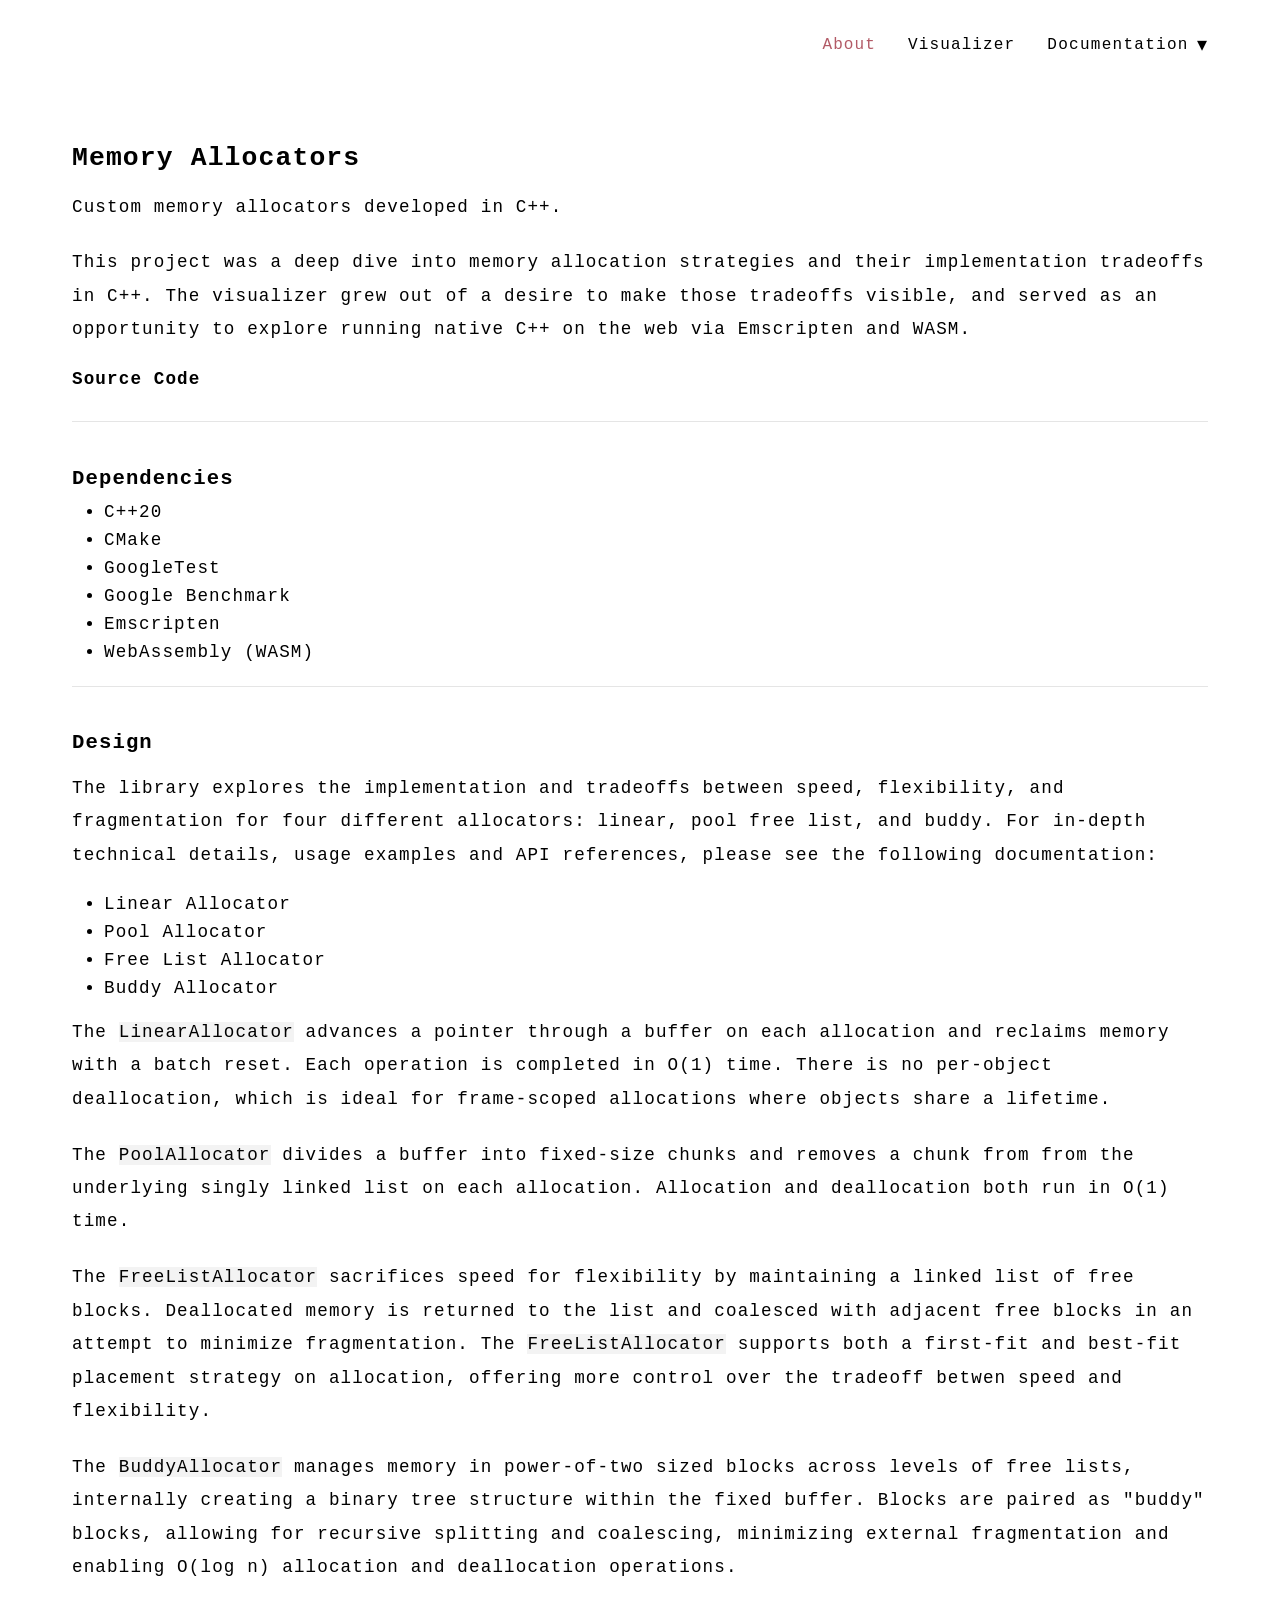
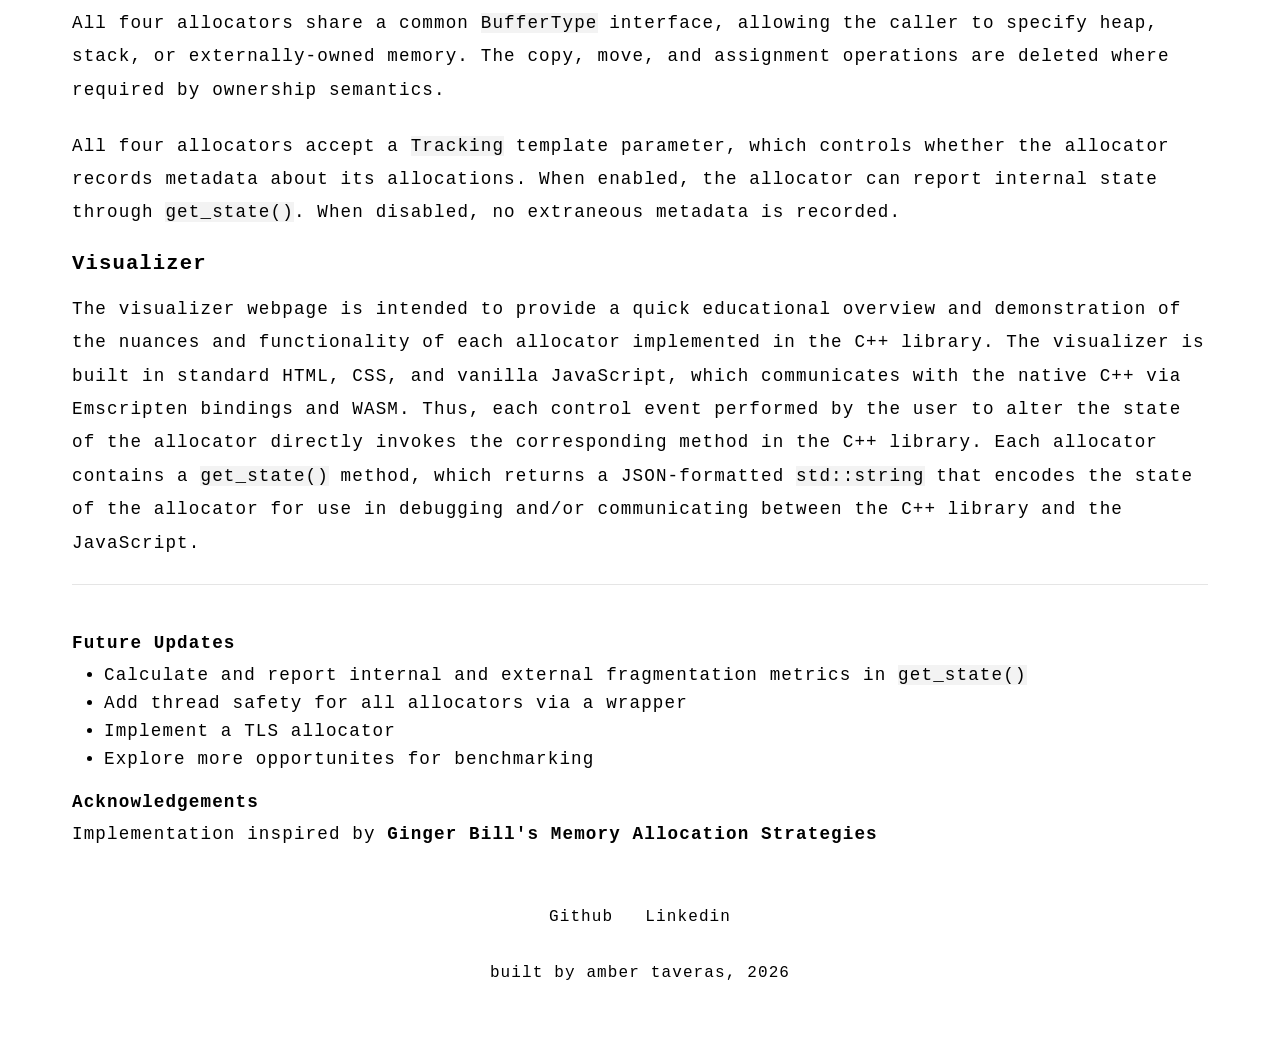
<file: index.html>
<!doctype html>
<html lang="en">
  <head>
    <meta charset="UTF-8" />
    <meta name="viewport" content="width=device-width, initial-scale=1.0" />
    <link rel="stylesheet" href="styles.css" />
    <script src="js/components.js" defer></script>
    <title>Memory Allocators</title>
  </head>
  <body>
    <site-nav></site-nav>
    <main>
      <header>
        <h2>Memory Allocators</h2>
        <p>Custom memory allocators developed in C++.</p>
        <p>
          This project was a deep dive into memory allocation strategies and
          their implementation tradeoffs in C++. The visualizer grew out of a
          desire to make those tradeoffs visible, and served as an opportunity
          to explore running native C++ on the web via Emscripten and WASM.
        </p>

        <a target="_blank" href="https://github.com/ambertav/memory-allocators"
          ><strong>Source Code</strong></a
        >
      </header>

      <section id="dependencies">
        <h3>Dependencies</h3>
        <ul class="docs-list">
          <li>C++20</li>
          <li>CMake</li>
          <li>GoogleTest</li>
          <li>Google Benchmark</li>
          <li>Emscripten</li>
          <li>WebAssembly (WASM)</li>
        </ul>
      </section>

      <section id="design">
        <h3>Design</h3>

        <p>
          The library explores the implementation and tradeoffs between speed,
          flexibility, and fragmentation for four different allocators: linear,
          pool free list, and buddy. For in-depth technical details, usage
          examples and API references, please see the following documentation:
        </p>
        <ul class="docs-list">
          <li>
            <a target="_blank" href="docs/linear.html">Linear Allocator</a>
          </li>
          <li><a target="_blank" href="docs/pool.html">Pool Allocator</a></li>
          <li>
            <a target="_blank" href="docs/freelist.html">Free List Allocator</a>
          </li>
          <li><a target="_blank" href="docs/buddy.html">Buddy Allocator</a></li>
        </ul>

        <p>
          The <code>LinearAllocator</code> advances a pointer through a buffer
          on each allocation and reclaims memory with a batch reset. Each
          operation is completed in O(1) time. There is no per-object
          deallocation, which is ideal for frame-scoped allocations where
          objects share a lifetime.
        </p>

        <p>
          The <code>PoolAllocator</code> divides a buffer into fixed-size chunks
          and removes a chunk from from the underlying singly linked list on
          each allocation. Allocation and deallocation both run in O(1) time.
        </p>

        <p>
          The <code>FreeListAllocator</code> sacrifices speed for flexibility by
          maintaining a linked list of free blocks. Deallocated memory is
          returned to the list and coalesced with adjacent free blocks in an
          attempt to minimize fragmentation. The
          <code>FreeListAllocator</code> supports both a first-fit and best-fit
          placement strategy on allocation, offering more control over the
          tradeoff betwen speed and flexibility.
        </p>

        <p>
          The <code>BuddyAllocator</code> manages memory in power-of-two sized
          blocks across levels of free lists, internally creating a binary tree
          structure within the fixed buffer. Blocks are paired as "buddy"
          blocks, allowing for recursive splitting and coalescing, minimizing
          external fragmentation and enabling O(log n) allocation and
          deallocation operations.
        </p>

        <p>
          All four allocators share a common <code>BufferType</code> interface,
          allowing the caller to specify heap, stack, or externally-owned
          memory. The copy, move, and assignment operations are deleted where
          required by ownership semantics.
        </p>

        <p>
          All four allocators accept a <code>Tracking</code> template parameter,
          which controls whether the allocator records metadata about its
          allocations. When enabled, the allocator can report internal state
          through <code>get_state()</code>. When disabled, no extraneous
          metadata is recorded.
        </p>

        <h3>Visualizer</h3>
        <p>
          The visualizer webpage is intended to provide a quick educational
          overview and demonstration of the nuances and functionality of each
          allocator implemented in the C++ library. The visualizer is built in
          standard HTML, CSS, and vanilla JavaScript, which communicates with
          the native C++ via Emscripten bindings and WASM. Thus, each control
          event performed by the user to alter the state of the allocator
          directly invokes the corresponding method in the C++ library. Each
          allocator contains a <code>get_state()</code> method, which returns a
          JSON-formatted <code>std::string</code> that encodes the state of the
          allocator for use in debugging and/or communicating between the C++
          library and the JavaScript.
        </p>
      </section>

      <section id="future">
        <h4>Future Updates</h4>
        <ul class="docs-list">
          <li>
            Calculate and report internal and external fragmentation metrics in
            <code>get_state()</code>
          </li>
          <li>Add thread safety for all allocators via a wrapper</li>
          <li>Implement a TLS allocator</li>
          <li>Explore more opportunites for benchmarking</li>
        </ul>
        <h4>Acknowledgements</h4>
        Implementation inspired by
        <a
          target="_blank"
          href="https://www.gingerbill.org/series/memory-allocation-strategies/"
          ><strong>Ginger Bill's Memory Allocation Strategies</strong></a
        >
      </section>
    </main>
    <site-footer></site-footer>
  </body>
</html>
</file>
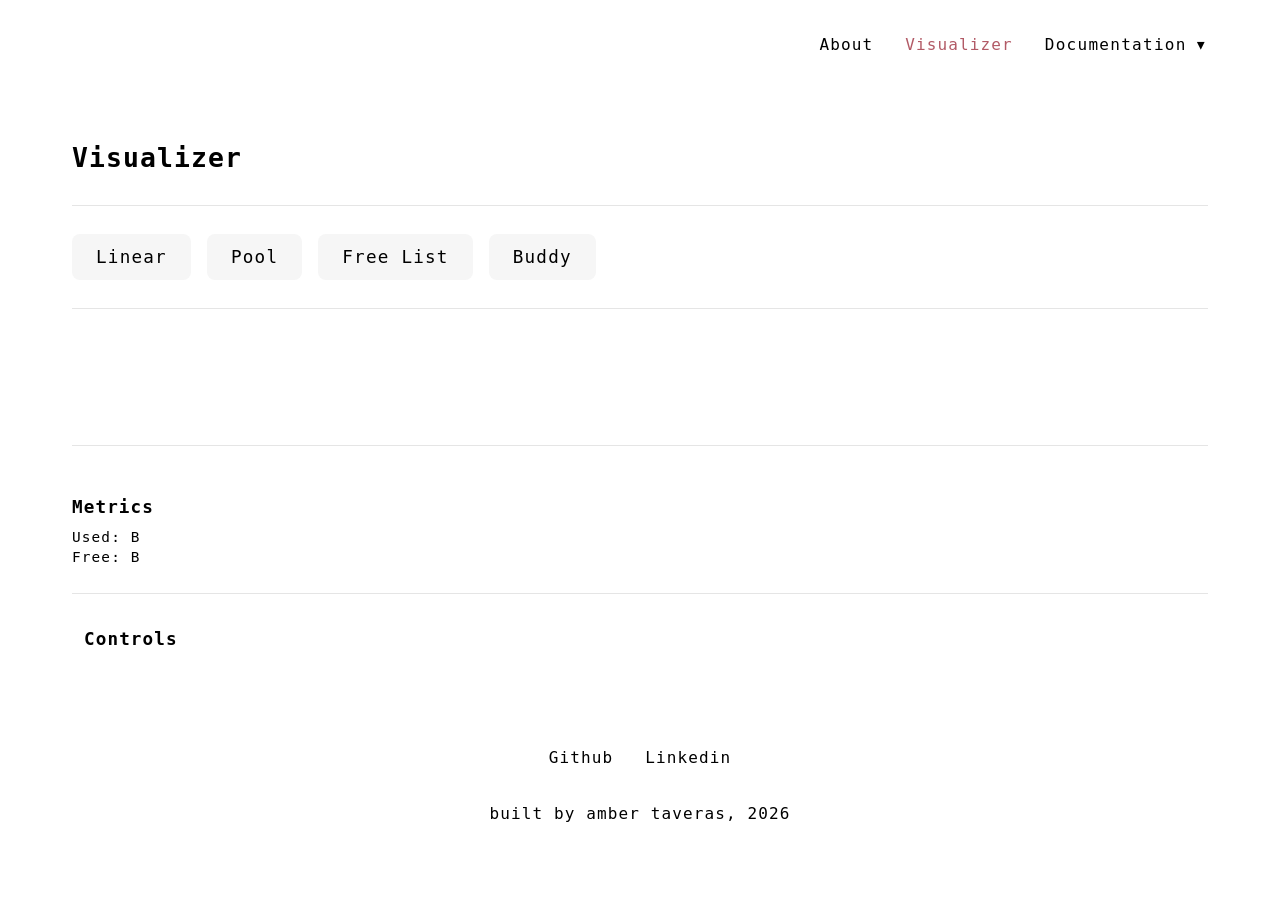
<file: visualizer.html>
<!doctype html>
<html lang="en">
  <head>
    <meta charset="UTF-8" />
    <meta name="viewport" content="width=device-width, initial-scale=1.0" />
    <link rel="stylesheet" href="styles.css" />
    <script src="js/components.js" defer></script>
    <script type="module" src="js/script.js"></script>
    <title>Memory Allocators | Visualizer</title>
  </head>
  <body>
    <site-nav></site-nav>
    <main>
      <header>
        <h2>Visualizer</h2>
      </header>

      <section class="allocator-selection">
        <button class="toggle" data-type="linear">Linear</button>
        <button class="toggle" data-type="pool">Pool</button>
        <button class="toggle" data-type="free-list">Free List</button>
        <button class="toggle" data-type="buddy">Buddy</button>
      </section>

      <section class="visualizer">
        <h3 class="title"></h3>
        <br />
        <br />
        <div id="allocator"></div>
        <br />
        <div id="legend">
          <div class="legend-item">
            <div class="block used legend-swatch"></div>
            <span>Used</span>
          </div>
          <div class="legend-item">
            <div class="block free legend-swatch"></div>
            <span>Free</span>
          </div>
          <div class="legend-item">
            <div class="block header legend-swatch"></div>
            <span>Header</span>
          </div>
        </div>
        <em id="note">
          NOTE: Allocation sizes may include adjustments for header metadata,
          alignment and padding. On allocation metadata becomes available to the
          user. See documentation for more details.
        </em>

        <div id="error"></div>
      </section>

      <section class="metrics">
        <h4>Metrics</h4>
        <ul class="metrics-list">
          <li>Used: <span id="m-used"></span> B</li>
          <li>Free: <span id="m-free"></span> B</li>
        </ul>
      </section>

      <section class="controls">
        <h4>Controls</h4>
      </section>
    </main>
    <site-footer></site-footer>
  </body>
</html>
</file>
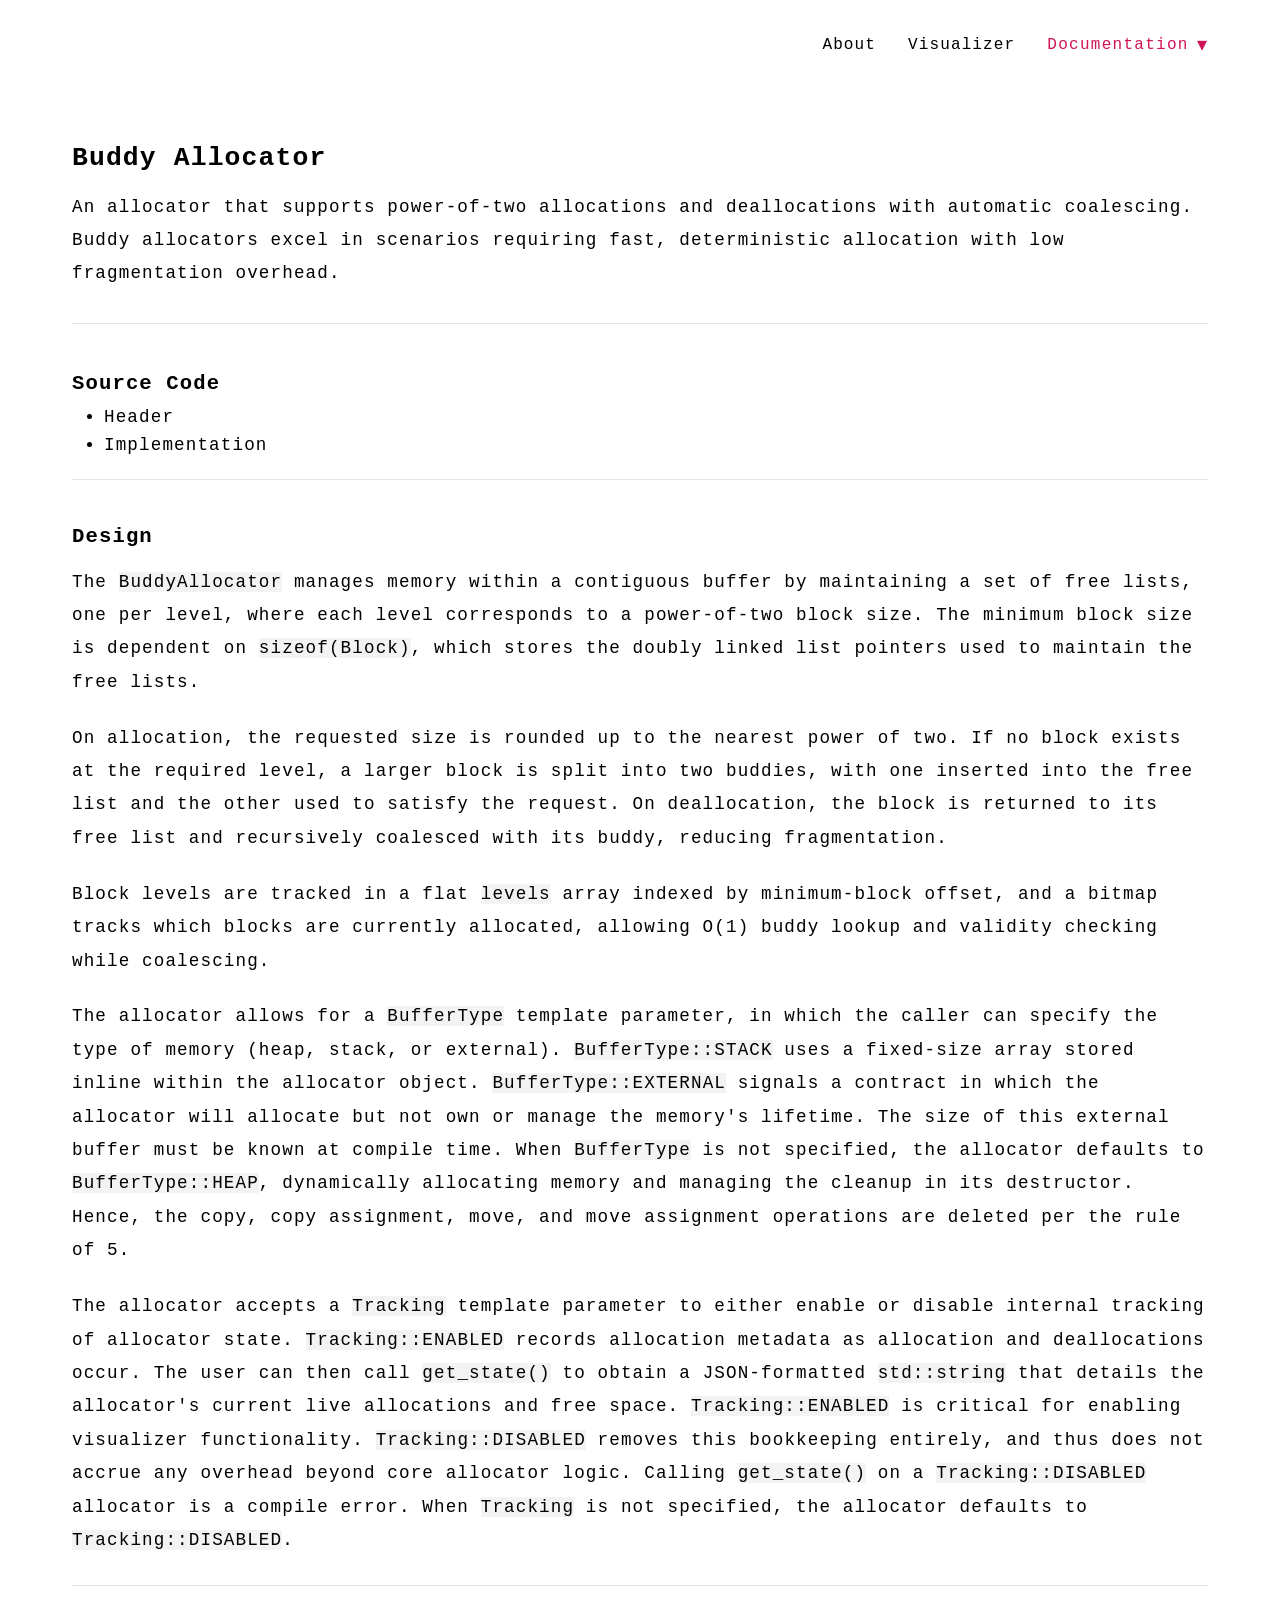
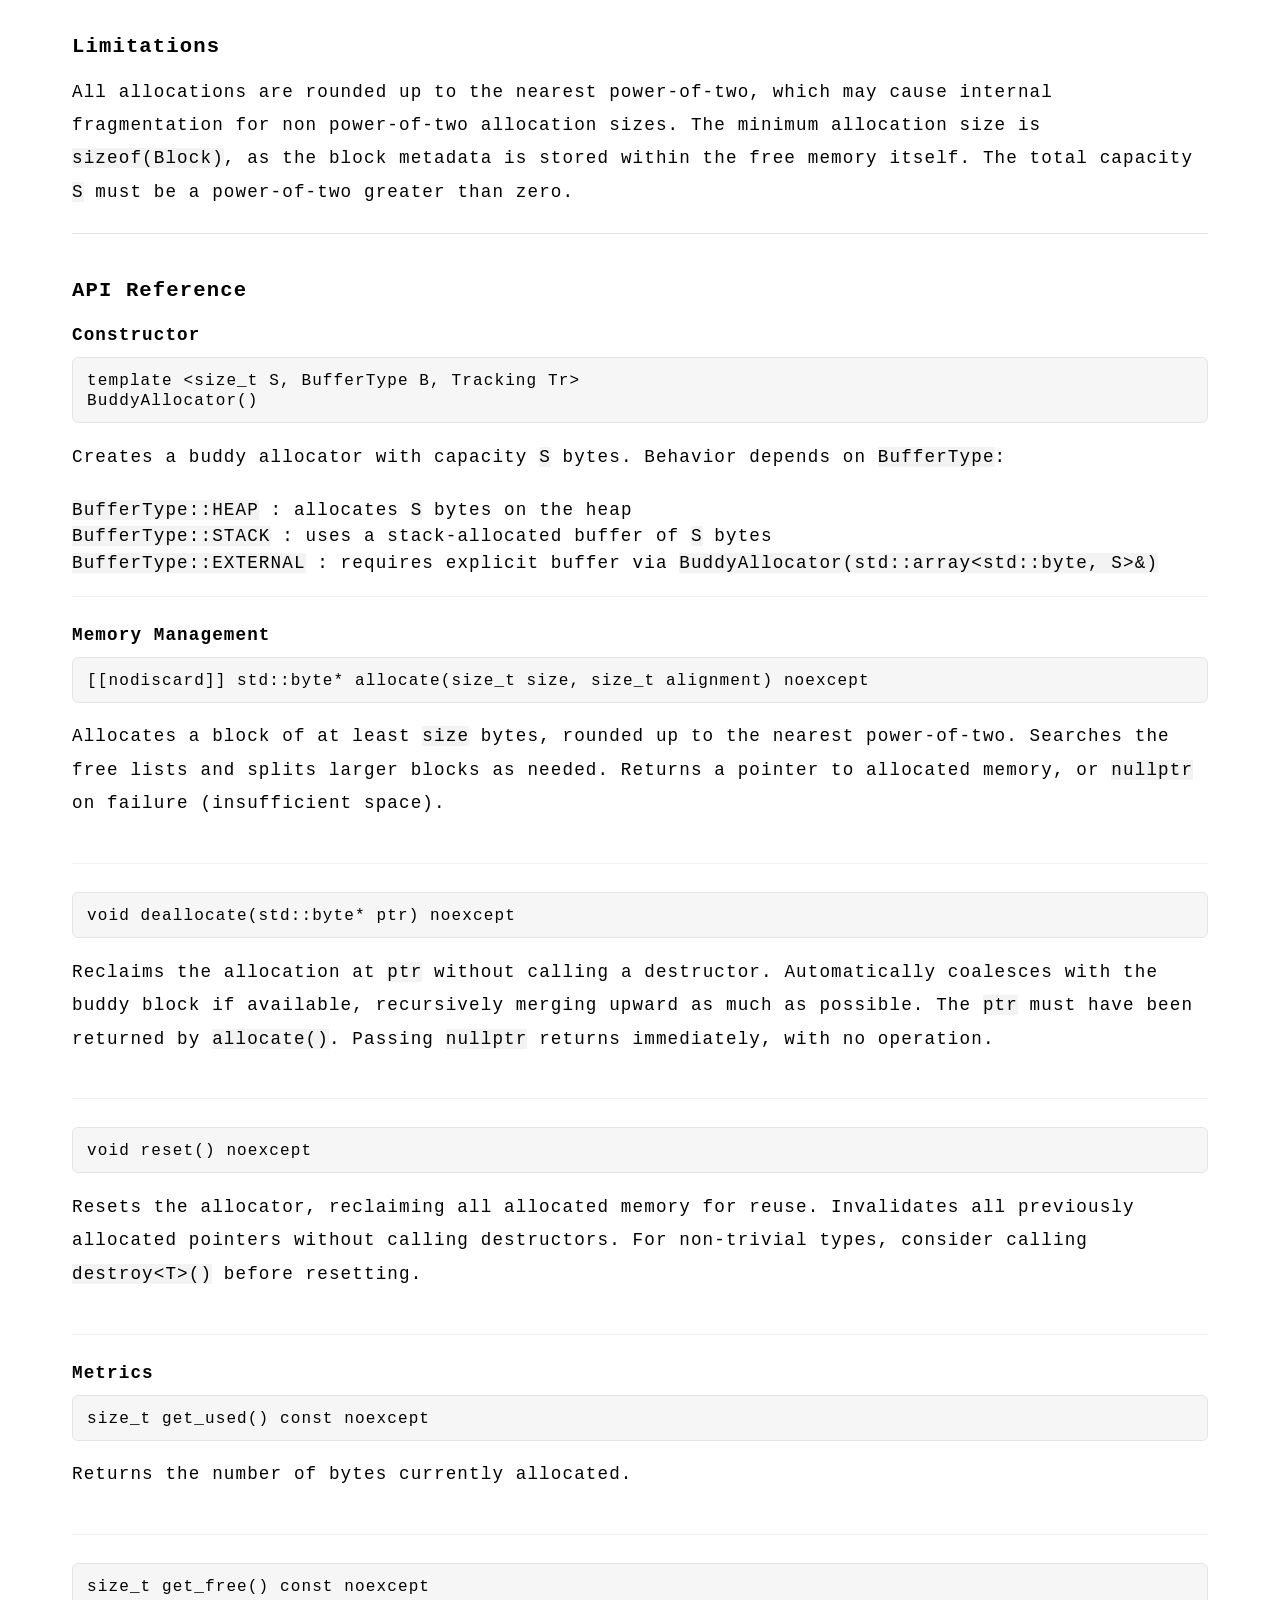
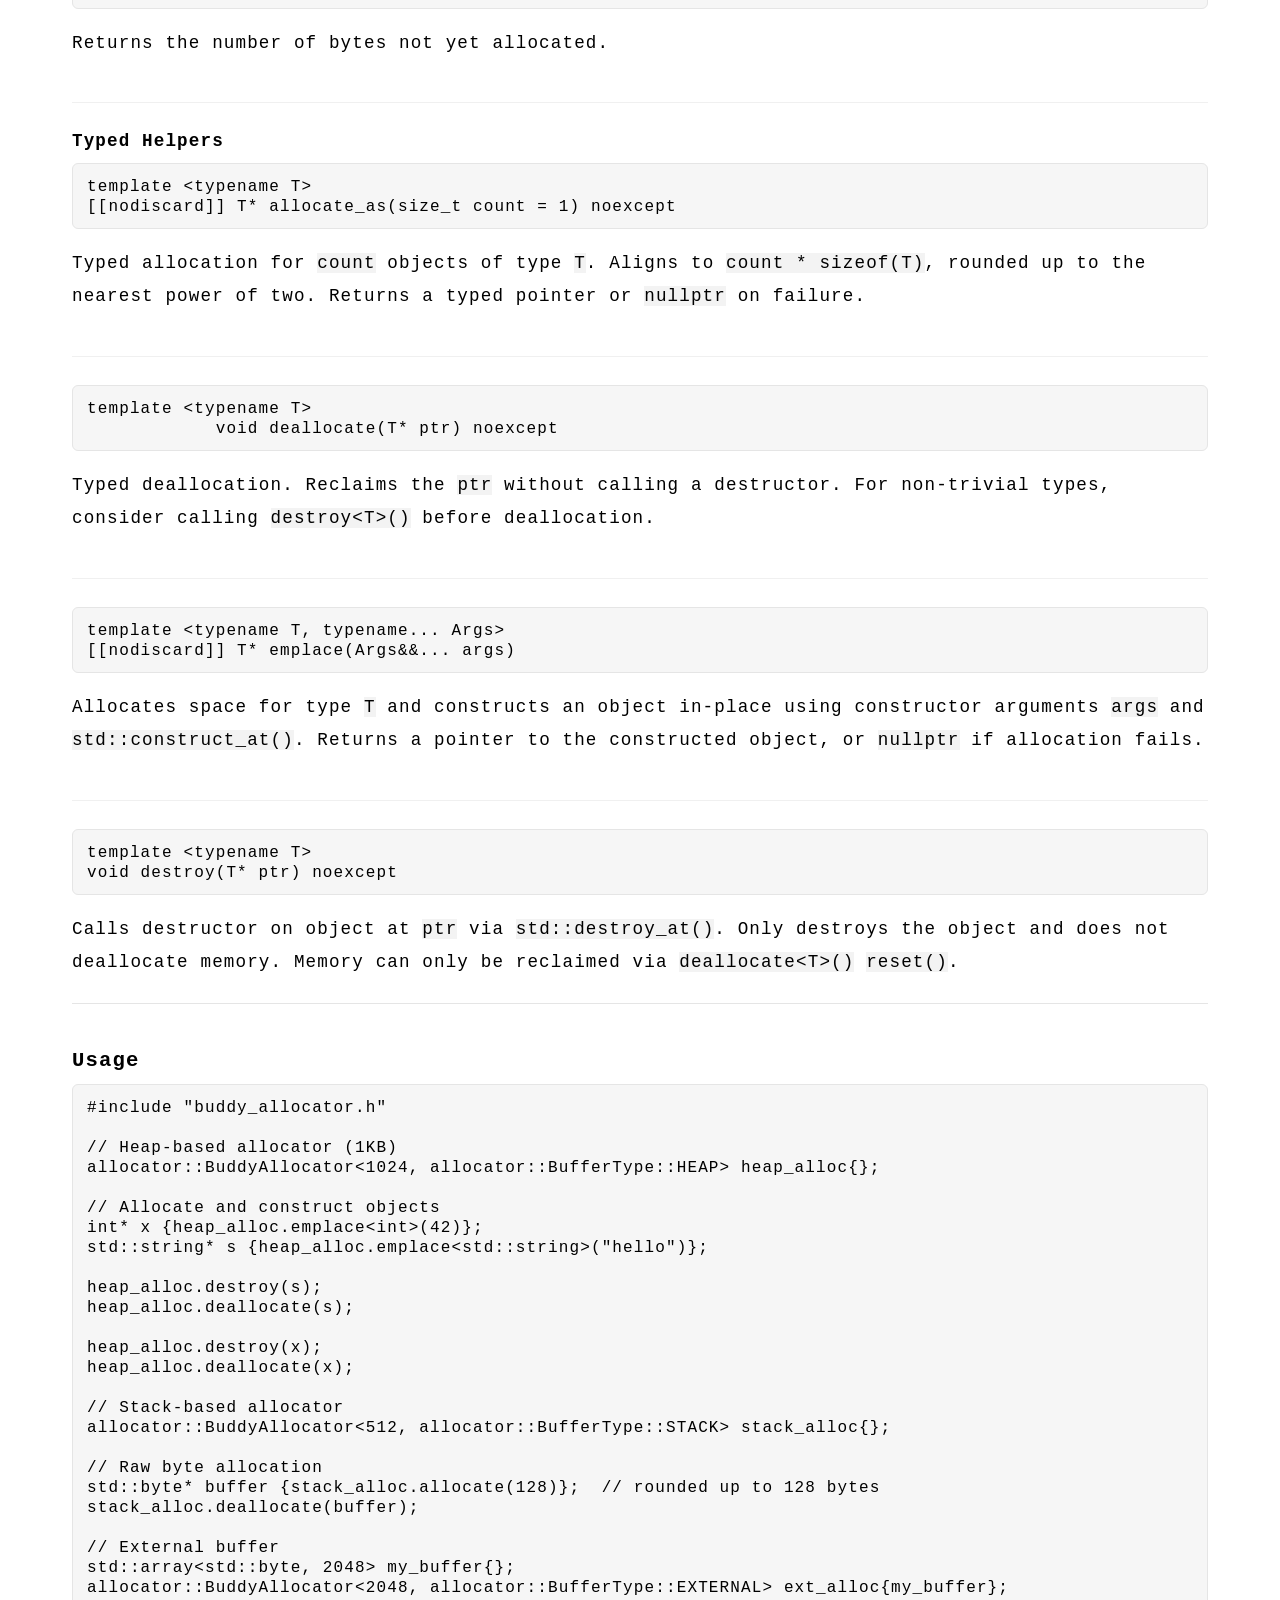
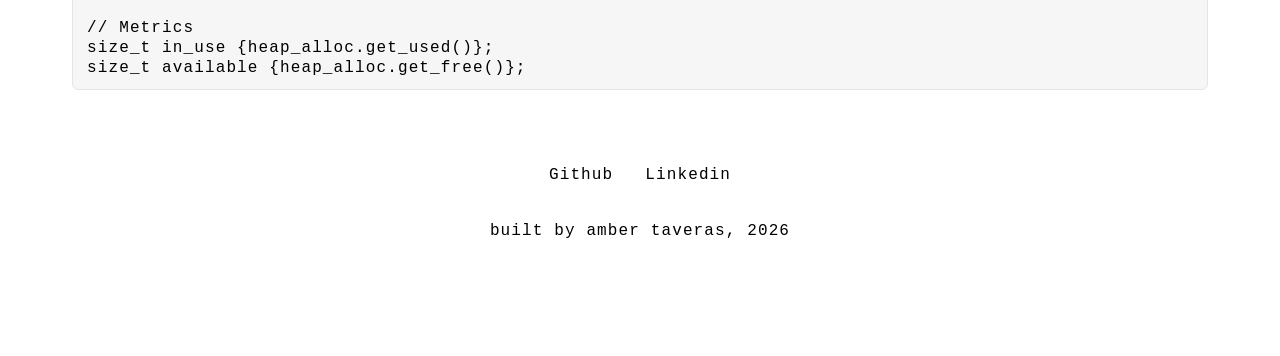
<file: docs/buddy.html>
<!doctype html>
<html lang="en">
  <head>
    <meta charset="UTF-8" />
    <meta name="viewport" content="width=device-width, initial-scale=1.0" />
    <link rel="stylesheet" href="../styles.css" />
    <script src="../js/components.js" defer></script>
    <title>Memory Allocators | Buddy Allocator</title>
  </head>
  <body>
    <site-nav></site-nav>
    <main>
      <header>
        <h2>Buddy Allocator</h2>
        <p>
          An allocator that supports power-of-two allocations and deallocations
          with automatic coalescing. Buddy allocators excel in scenarios
          requiring fast, deterministic allocation with low fragmentation
          overhead.
        </p>
      </header>

      <section id="source">
        <h3>Source Code</h3>
        <ul class="docs-list">
          <li>
            <a
              target="_blank"
              href="https://github.com/ambertav/memory-allocators/blob/master/include/buddy_allocator.h"
              >Header</a
            >
          </li>
          <li>
            <a
              target="_blank"
              href="https://github.com/ambertav/memory-allocators/blob/master/include/buddy_allocator.inl"
              >Implementation</a
            >
          </li>
        </ul>
      </section>

      <section id="design">
        <h3>Design</h3>
        <p>
          The <code>BuddyAllocator</code> manages memory within a contiguous
          buffer by maintaining a set of free lists, one per level, where each
          level corresponds to a power-of-two block size. The minimum block size
          is dependent on <code>sizeof(Block)</code>, which stores the doubly
          linked list pointers used to maintain the free lists.
        </p>
        <p>
          On allocation, the requested size is rounded up to the nearest power
          of two. If no block exists at the required level, a larger block is
          split into two buddies, with one inserted into the free list and the
          other used to satisfy the request. On deallocation, the block is
          returned to its free list and recursively coalesced with its buddy,
          reducing fragmentation.
        </p>
        <p>
          Block levels are tracked in a flat <code>levels</code> array indexed
          by minimum-block offset, and a bitmap tracks which blocks are
          currently allocated, allowing O(1) buddy lookup and validity checking
          while coalescing.
        </p>
        <p>
          The allocator allows for a <code>BufferType</code> template parameter,
          in which the caller can specify the type of memory (heap, stack, or
          external). <code>BufferType::STACK</code> uses a fixed-size array
          stored inline within the allocator object.
          <code>BufferType::EXTERNAL</code> signals a contract in which the
          allocator will allocate but not own or manage the memory's lifetime.
          The size of this external buffer must be known at compile time. When
          <code>BufferType</code> is not specified, the allocator defaults to
          <code>BufferType::HEAP</code>, dynamically allocating memory and
          managing the cleanup in its destructor. Hence, the copy, copy
          assignment, move, and move assignment operations are deleted per the
          rule of 5.
        </p>

        <p>
          The allocator accepts a <code>Tracking</code> template parameter to
          either enable or disable internal tracking of allocator state.
          <code>Tracking::ENABLED</code> records allocation metadata as
          allocation and deallocations occur. The user can then call
          <code>get_state()</code> to obtain a JSON-formatted
          <code>std::string</code> that details the allocator's current live
          allocations and free space. <code>Tracking::ENABLED</code> is critical
          for enabling visualizer functionality.
          <code>Tracking::DISABLED</code> removes this bookkeeping entirely, and
          thus does not accrue any overhead beyond core allocator logic. Calling
          <code>get_state()</code> on a
          <code>Tracking::DISABLED</code> allocator is a compile error. When
          <code>Tracking</code> is not specified, the allocator defaults to
          <code>Tracking::DISABLED</code>.
        </p>
      </section>

      <section id="limitations">
        <h3>Limitations</h3>
        <p>
          All allocations are rounded up to the nearest power-of-two, which may
          cause internal fragmentation for non power-of-two allocation sizes.
          The minimum allocation size is <code>sizeof(Block)</code>, as the
          block metadata is stored within the free memory itself. The total
          capacity <code>S</code> must be a power-of-two greater than zero.
        </p>
      </section>

      <section id="api">
        <h3>API Reference</h3>
        <h4>Constructor</h4>
        <div class="method">
          <pre><code>template &lt;size_t S, BufferType B, Tracking Tr&gt;
BuddyAllocator()</code></pre>
          <p>
            Creates a buddy allocator with capacity <code>S</code> bytes.
            Behavior depends on <code>BufferType</code>:
          </p>
          <ul>
            <li>
              <code>BufferType::HEAP</code> : allocates <code>S</code> bytes on
              the heap
            </li>
            <li>
              <code>BufferType::STACK</code> : uses a stack-allocated buffer of
              <code>S</code> bytes
            </li>
            <li>
              <code>BufferType::EXTERNAL</code> : requires explicit buffer via
              <code>BuddyAllocator(std::array&lt;std::byte, S&gt;&amp;)</code>
            </li>
          </ul>
        </div>

        <h4>Memory Management</h4>
        <div class="method">
          <pre><code>[[nodiscard]] std::byte* allocate(size_t size, size_t alignment) noexcept</code></pre>
          <p>
            Allocates a block of at least <code>size</code> bytes, rounded up to
            the nearest power-of-two. Searches the free lists and splits larger
            blocks as needed. Returns a pointer to allocated memory, or
            <code>nullptr</code> on failure (insufficient space).
          </p>
        </div>
        <div class="method">
          <pre><code>void deallocate(std::byte* ptr) noexcept</code></pre>
          <p>
            Reclaims the allocation at <code>ptr</code> without calling a
            destructor. Automatically coalesces with the buddy block if
            available, recursively merging upward as much as possible. The
            <code>ptr</code> must have been returned by <code>allocate()</code>.
            Passing <code>nullptr</code> returns immediately, with no operation.
          </p>
        </div>
        <div class="method">
          <pre><code>void reset() noexcept</code></pre>
          <p>
            Resets the allocator, reclaiming all allocated memory for reuse.
            Invalidates all previously allocated pointers without calling
            destructors. For non-trivial types, consider calling
            <code>destroy&lt;T&gt;()</code> before resetting.
          </p>
        </div>

        <h4>Metrics</h4>
        <div class="method">
          <pre><code>size_t get_used() const noexcept</code></pre>
          <p>Returns the number of bytes currently allocated.</p>
        </div>
        <div class="method">
          <pre><code>size_t get_free() const noexcept</code></pre>
          <p>Returns the number of bytes not yet allocated.</p>
        </div>

        <h4>Typed Helpers</h4>
        <div class="method">
          <pre><code>template &lt;typename T&gt;
[[nodiscard]] T* allocate_as(size_t count = 1) noexcept</code></pre>
          <p>
            Typed allocation for <code>count</code> objects of type
            <code>T</code>. Aligns to <code>count * sizeof(T)</code>, rounded up
            to the nearest power of two. Returns a typed pointer or
            <code>nullptr</code> on failure.
          </p>
        </div>
        <div class="method">
          <pre><code>template &lt;typename T&gt; 
            void deallocate(T* ptr) noexcept</code></pre>
          <p>
            Typed deallocation. Reclaims the <code>ptr</code> without calling a
            destructor. For non-trivial types, consider calling
            <code>destroy&lt;T&gt;()</code> before deallocation.
          </p>
        </div>
        <div class="method">
          <pre><code>template &lt;typename T, typename... Args&gt;
[[nodiscard]] T* emplace(Args&amp;&amp;... args)</code></pre>
          <p>
            Allocates space for type <code>T</code> and constructs an object
            in-place using constructor arguments <code>args</code> and
            <code>std::construct_at()</code>. Returns a pointer to the
            constructed object, or <code>nullptr</code> if allocation fails.
          </p>
        </div>
        <div class="method">
          <pre><code>template &lt;typename T&gt;
void destroy(T* ptr) noexcept</code></pre>
          <p>
            Calls destructor on object at <code>ptr</code> via
            <code>std::destroy_at()</code>. Only destroys the object and does
            not deallocate memory. Memory can only be reclaimed via
            <code>deallocate&lt;T&gt;()</code> <code>reset()</code>.
          </p>
        </div>
      </section>

      <section id="usage">
        <h3>Usage</h3>
        <pre><code>#include "buddy_allocator.h"

// Heap-based allocator (1KB)
allocator::BuddyAllocator&lt;1024, allocator::BufferType::HEAP&gt; heap_alloc{};
            
// Allocate and construct objects
int* x {heap_alloc.emplace&lt;int&gt;(42)};
std::string* s {heap_alloc.emplace&lt;std::string&gt;("hello")};
            
heap_alloc.destroy(s);
heap_alloc.deallocate(s);
            
heap_alloc.destroy(x);
heap_alloc.deallocate(x);
            
// Stack-based allocator
allocator::BuddyAllocator&lt;512, allocator::BufferType::STACK&gt; stack_alloc{};
            
// Raw byte allocation
std::byte* buffer {stack_alloc.allocate(128)};  // rounded up to 128 bytes
stack_alloc.deallocate(buffer);
            
// External buffer
std::array&lt;std::byte, 2048&gt; my_buffer{};
allocator::BuddyAllocator&lt;2048, allocator::BufferType::EXTERNAL&gt; ext_alloc{my_buffer};
            
// Metrics
size_t in_use {heap_alloc.get_used()};
size_t available {heap_alloc.get_free()};</code></pre>
      </section>
    </main>
    <site-footer></site-footer>
  </body>
</html>
</file>
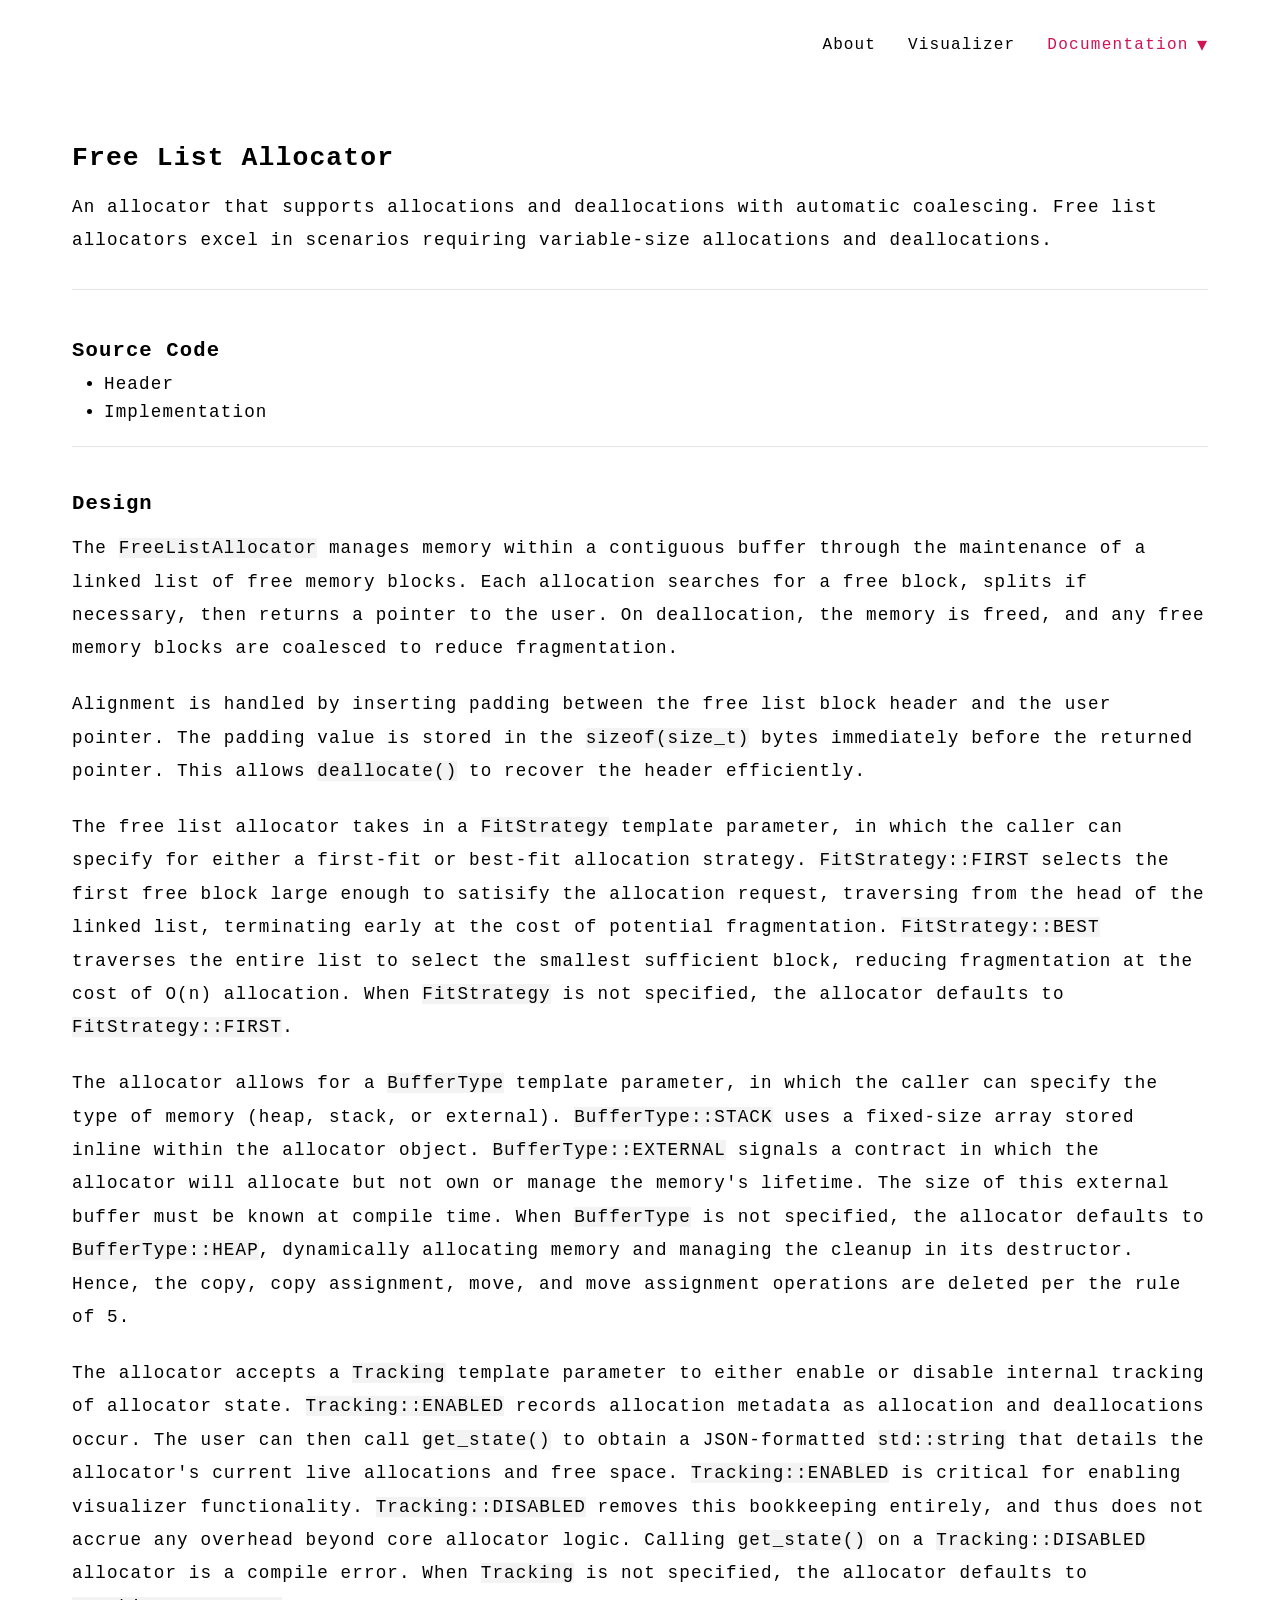
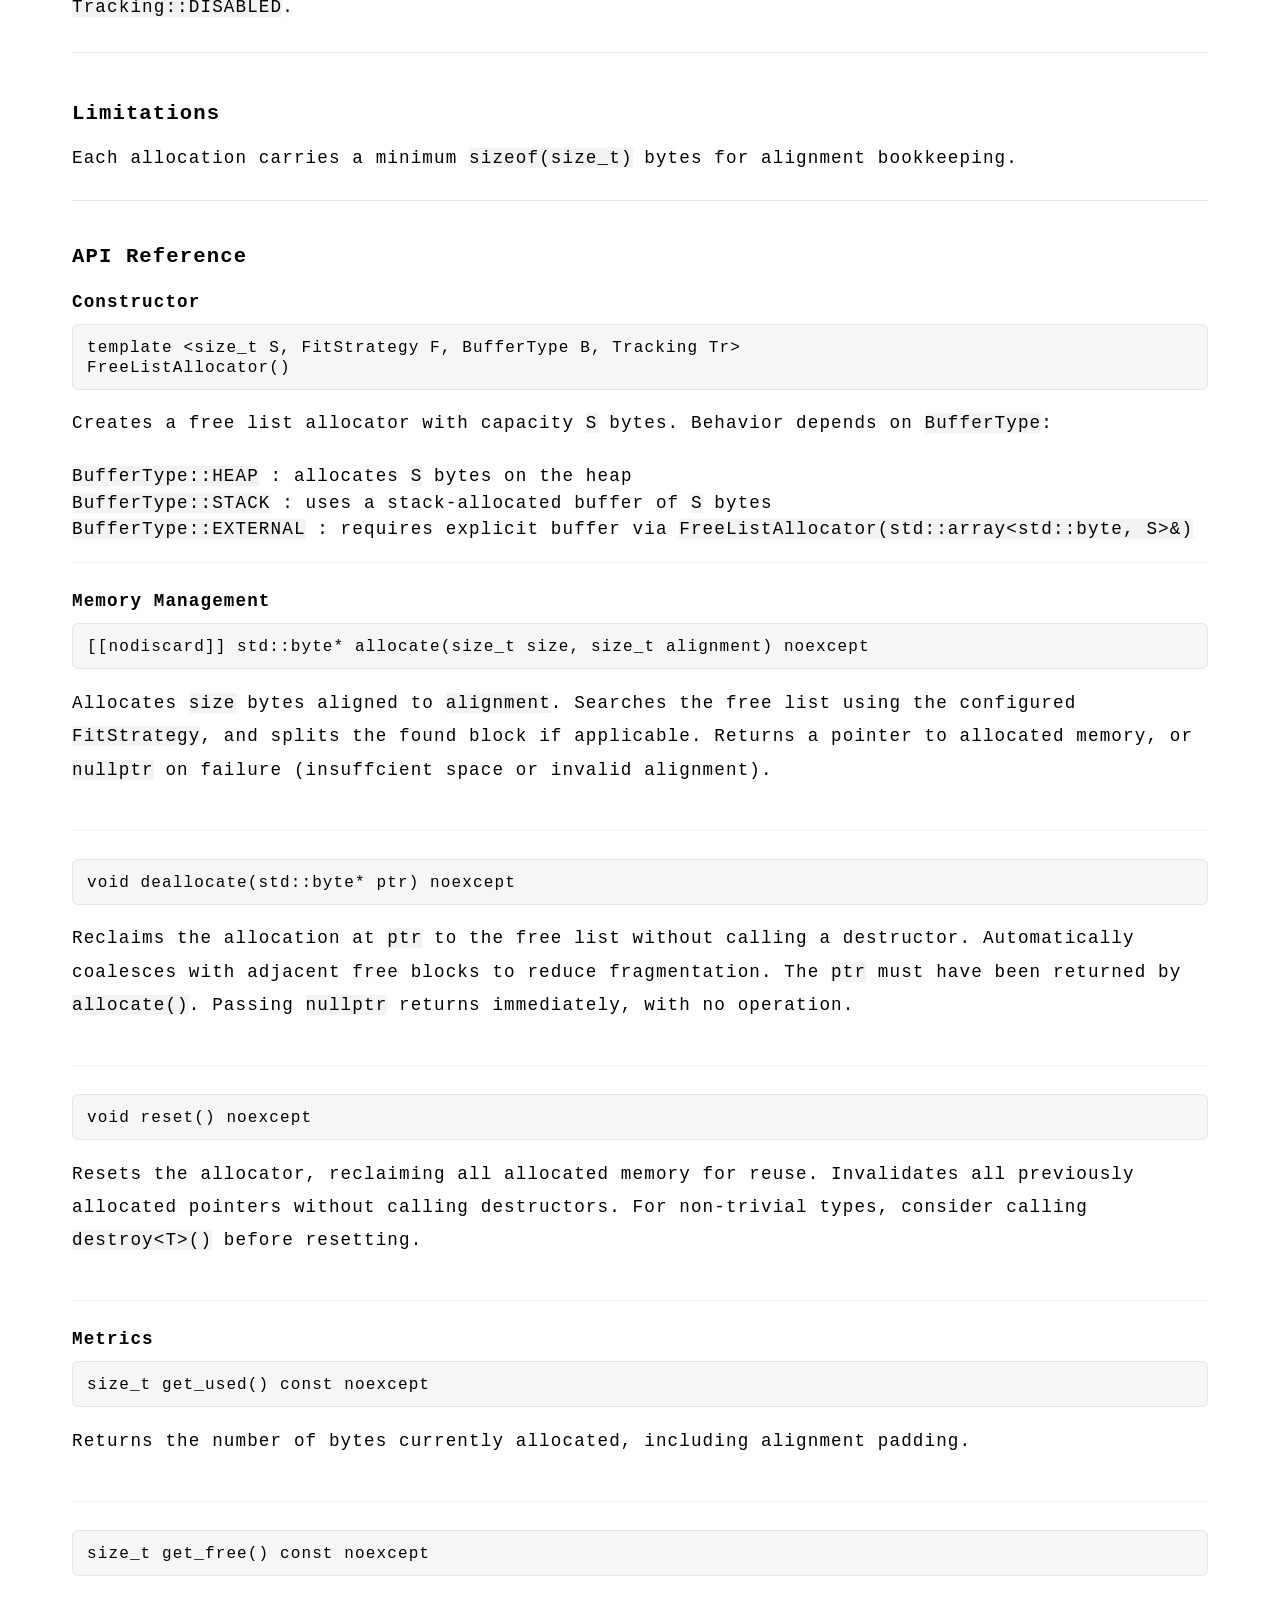
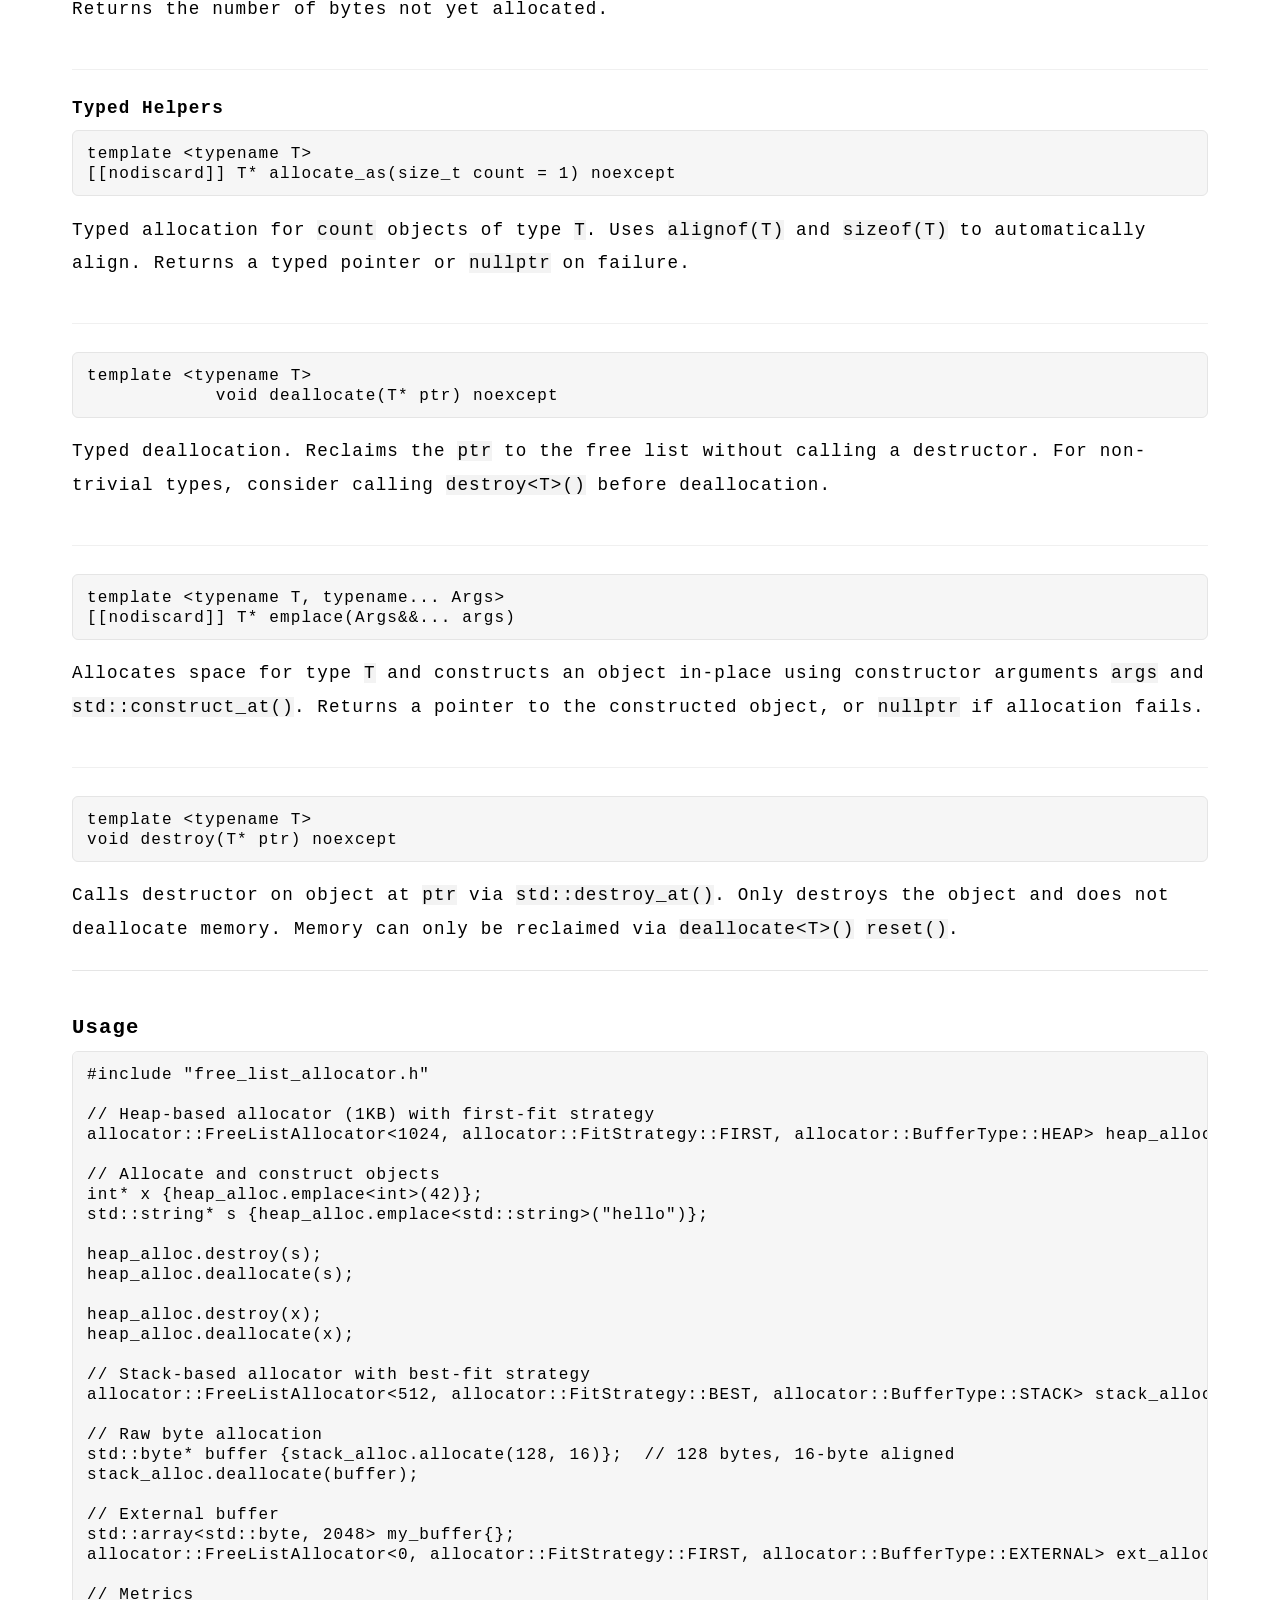
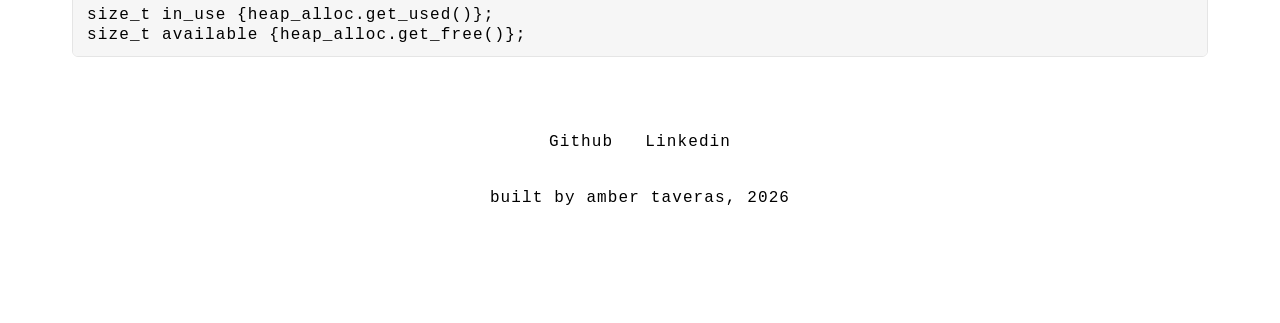
<file: docs/freelist.html>
<!doctype html>
<html lang="en">
  <head>
    <meta charset="UTF-8" />
    <meta name="viewport" content="width=device-width, initial-scale=1.0" />
    <link rel="stylesheet" href="../styles.css" />
    <script src="../js/components.js" defer></script>
    <title>Memory Allocators | Free List Allocator</title>
  </head>
  <body>
    <site-nav></site-nav>
    <main>
      <header>
        <h2>Free List Allocator</h2>
        <p>
          An allocator that supports allocations and deallocations with
          automatic coalescing. Free list allocators excel in scenarios
          requiring variable-size allocations and deallocations.
        </p>
      </header>

      <section id="source">
        <h3>Source Code</h3>
        <ul class="docs-list">
          <li>
            <a
              target="_blank"
              href="https://github.com/ambertav/memory-allocators/blob/master/include/free_list_allocator.h"
              >Header</a
            >
          </li>
          <li>
            <a
              target="_blank"
              href="https://github.com/ambertav/memory-allocators/blob/master/include/free_list_allocator.inl"
              >Implementation</a
            >
          </li>
        </ul>
      </section>

      <section id="design">
        <h3>Design</h3>
        <p>
          The <code>FreeListAllocator</code> manages memory within a contiguous
          buffer through the maintenance of a linked list of free memory blocks.
          Each allocation searches for a free block, splits if necessary, then
          returns a pointer to the user. On deallocation, the memory is freed,
          and any free memory blocks are coalesced to reduce fragmentation.
        </p>
        <p>
          Alignment is handled by inserting padding between the free list block
          header and the user pointer. The padding value is stored in the
          <code>sizeof(size_t)</code> bytes immediately before the returned
          pointer. This allows <code>deallocate()</code> to recover the header
          efficiently.
        </p>

        <p>
          The free list allocator takes in a <code>FitStrategy</code> template
          parameter, in which the caller can specify for either a first-fit or
          best-fit allocation strategy. <code>FitStrategy::FIRST</code> selects
          the first free block large enough to satisify the allocation request,
          traversing from the head of the linked list, terminating early at the
          cost of potential fragmentation.
          <code>FitStrategy::BEST</code> traverses the entire list to select the
          smallest sufficient block, reducing fragmentation at the cost of O(n)
          allocation. When <code>FitStrategy</code> is not specified, the
          allocator defaults to <code>FitStrategy::FIRST</code>.
        </p>

        <p>
          The allocator allows for a <code>BufferType</code> template parameter,
          in which the caller can specify the type of memory (heap, stack, or
          external). <code>BufferType::STACK</code> uses a fixed-size array
          stored inline within the allocator object.
          <code>BufferType::EXTERNAL</code> signals a contract in which the
          allocator will allocate but not own or manage the memory's lifetime.
          The size of this external buffer must be known at compile time. When
          <code>BufferType</code> is not specified, the allocator defaults to
          <code>BufferType::HEAP</code>, dynamically allocating memory and
          managing the cleanup in its destructor. Hence, the copy, copy
          assignment, move, and move assignment operations are deleted per the
          rule of 5.
        </p>

        <p>
          The allocator accepts a <code>Tracking</code> template parameter to
          either enable or disable internal tracking of allocator state.
          <code>Tracking::ENABLED</code> records allocation metadata as
          allocation and deallocations occur. The user can then call
          <code>get_state()</code> to obtain a JSON-formatted
          <code>std::string</code> that details the allocator's current live
          allocations and free space. <code>Tracking::ENABLED</code> is critical
          for enabling visualizer functionality.
          <code>Tracking::DISABLED</code> removes this bookkeeping entirely, and
          thus does not accrue any overhead beyond core allocator logic. Calling
          <code>get_state()</code> on a
          <code>Tracking::DISABLED</code> allocator is a compile error. When
          <code>Tracking</code> is not specified, the allocator defaults to
          <code>Tracking::DISABLED</code>.
        </p>
      </section>

      <section id="limitations">
        <h3>Limitations</h3>
        <p>
          Each allocation carries a minimum <code>sizeof(size_t)</code> bytes
          for alignment bookkeeping.
        </p>
      </section>

      <section id="api">
        <h3>API Reference</h3>
        <h4>Constructor</h4>
        <div class="method">
          <pre><code>template &lt;size_t S, FitStrategy F, BufferType B, Tracking Tr&gt;
FreeListAllocator()</code></pre>
          <p>
            Creates a free list allocator with capacity <code>S</code> bytes.
            Behavior depends on <code>BufferType</code>:
          </p>
          <ul>
            <li>
              <code>BufferType::HEAP</code> : allocates <code>S</code> bytes on
              the heap
            </li>
            <li>
              <code>BufferType::STACK</code> : uses a stack-allocated buffer of
              <code>S</code> bytes
            </li>
            <li>
              <code>BufferType::EXTERNAL</code> : requires explicit buffer via
              <code
                >FreeListAllocator(std::array&lt;std::byte, S&gt;&amp;)</code
              >
            </li>
          </ul>
        </div>

        <h4>Memory Management</h4>
        <div class="method">
          <pre><code>[[nodiscard]] std::byte* allocate(size_t size, size_t alignment) noexcept</code></pre>
          <p>
            Allocates <code>size</code> bytes aligned to <code>alignment</code>.
            Searches the free list using the configured
            <code>FitStrategy</code>, and splits the found block if applicable.
            Returns a pointer to allocated memory, or <code>nullptr</code>
            on failure (insuffcient space or invalid alignment).
          </p>
        </div>
        <div class="method">
          <pre><code>void deallocate(std::byte* ptr) noexcept</code></pre>
          <p>
            Reclaims the allocation at <code>ptr</code> to the free list without
            calling a destructor. Automatically coalesces with adjacent free
            blocks to reduce fragmentation. The <code>ptr</code> must have been
            returned by <code>allocate()</code>. Passing
            <code>nullptr</code> returns immediately, with no operation.
          </p>
        </div>
        <div class="method">
          <pre><code>void reset() noexcept</code></pre>
          <p>
            Resets the allocator, reclaiming all allocated memory for reuse.
            Invalidates all previously allocated pointers without calling
            destructors. For non-trivial types, consider calling
            <code>destroy&lt;T&gt;()</code> before resetting.
          </p>
        </div>

        <h4>Metrics</h4>
        <div class="method">
          <pre><code>size_t get_used() const noexcept</code></pre>
          <p>
            Returns the number of bytes currently allocated, including alignment
            padding.
          </p>
        </div>
        <div class="method">
          <pre><code>size_t get_free() const noexcept</code></pre>
          <p>Returns the number of bytes not yet allocated.</p>
        </div>

        <h4>Typed Helpers</h4>
        <div class="method">
          <pre><code>template &lt;typename T&gt;
[[nodiscard]] T* allocate_as(size_t count = 1) noexcept</code></pre>
          <p>
            Typed allocation for <code>count</code> objects of type
            <code>T</code>. Uses <code>alignof(T)</code> and
            <code>sizeof(T)</code> to automatically align. Returns a typed
            pointer or <code>nullptr</code> on failure.
          </p>
        </div>
        <div class="method">
          <pre><code>template &lt;typename T&gt; 
            void deallocate(T* ptr) noexcept</code></pre>
          <p>
            Typed deallocation. Reclaims the <code>ptr</code> to the free list
            without calling a destructor. For non-trivial types, consider
            calling <code>destroy&lt;T&gt;()</code> before deallocation.
          </p>
        </div>
        <div class="method">
          <pre><code>template &lt;typename T, typename... Args&gt;
[[nodiscard]] T* emplace(Args&amp;&amp;... args)</code></pre>
          <p>
            Allocates space for type <code>T</code> and constructs an object
            in-place using constructor arguments <code>args</code> and
            <code>std::construct_at()</code>. Returns a pointer to the
            constructed object, or <code>nullptr</code> if allocation fails.
          </p>
        </div>
        <div class="method">
          <pre><code>template &lt;typename T&gt;
void destroy(T* ptr) noexcept</code></pre>
          <p>
            Calls destructor on object at <code>ptr</code> via
            <code>std::destroy_at()</code>. Only destroys the object and does
            not deallocate memory. Memory can only be reclaimed via
            <code>deallocate&lt;T&gt;()</code> <code>reset()</code>.
          </p>
        </div>
      </section>

      <section id="usage">
        <h3>Usage</h3>
        <pre><code>#include "free_list_allocator.h"

// Heap-based allocator (1KB) with first-fit strategy
allocator::FreeListAllocator&lt;1024, allocator::FitStrategy::FIRST, allocator::BufferType::HEAP&gt; heap_alloc{};
            
// Allocate and construct objects
int* x {heap_alloc.emplace&lt;int&gt;(42)};
std::string* s {heap_alloc.emplace&lt;std::string&gt;("hello")};
            
heap_alloc.destroy(s);
heap_alloc.deallocate(s);
            
heap_alloc.destroy(x);
heap_alloc.deallocate(x);
            
// Stack-based allocator with best-fit strategy
allocator::FreeListAllocator&lt;512, allocator::FitStrategy::BEST, allocator::BufferType::STACK&gt; stack_alloc{};
            
// Raw byte allocation
std::byte* buffer {stack_alloc.allocate(128, 16)};  // 128 bytes, 16-byte aligned
stack_alloc.deallocate(buffer);
            
// External buffer
std::array&lt;std::byte, 2048&gt; my_buffer{};
allocator::FreeListAllocator&lt;0, allocator::FitStrategy::FIRST, allocator::BufferType::EXTERNAL&gt; ext_alloc{my_buffer};
            
// Metrics
size_t in_use {heap_alloc.get_used()};
size_t available {heap_alloc.get_free()};</code></pre>
      </section>
    </main>
    <site-footer></site-footer>
  </body>
</html>
</file>
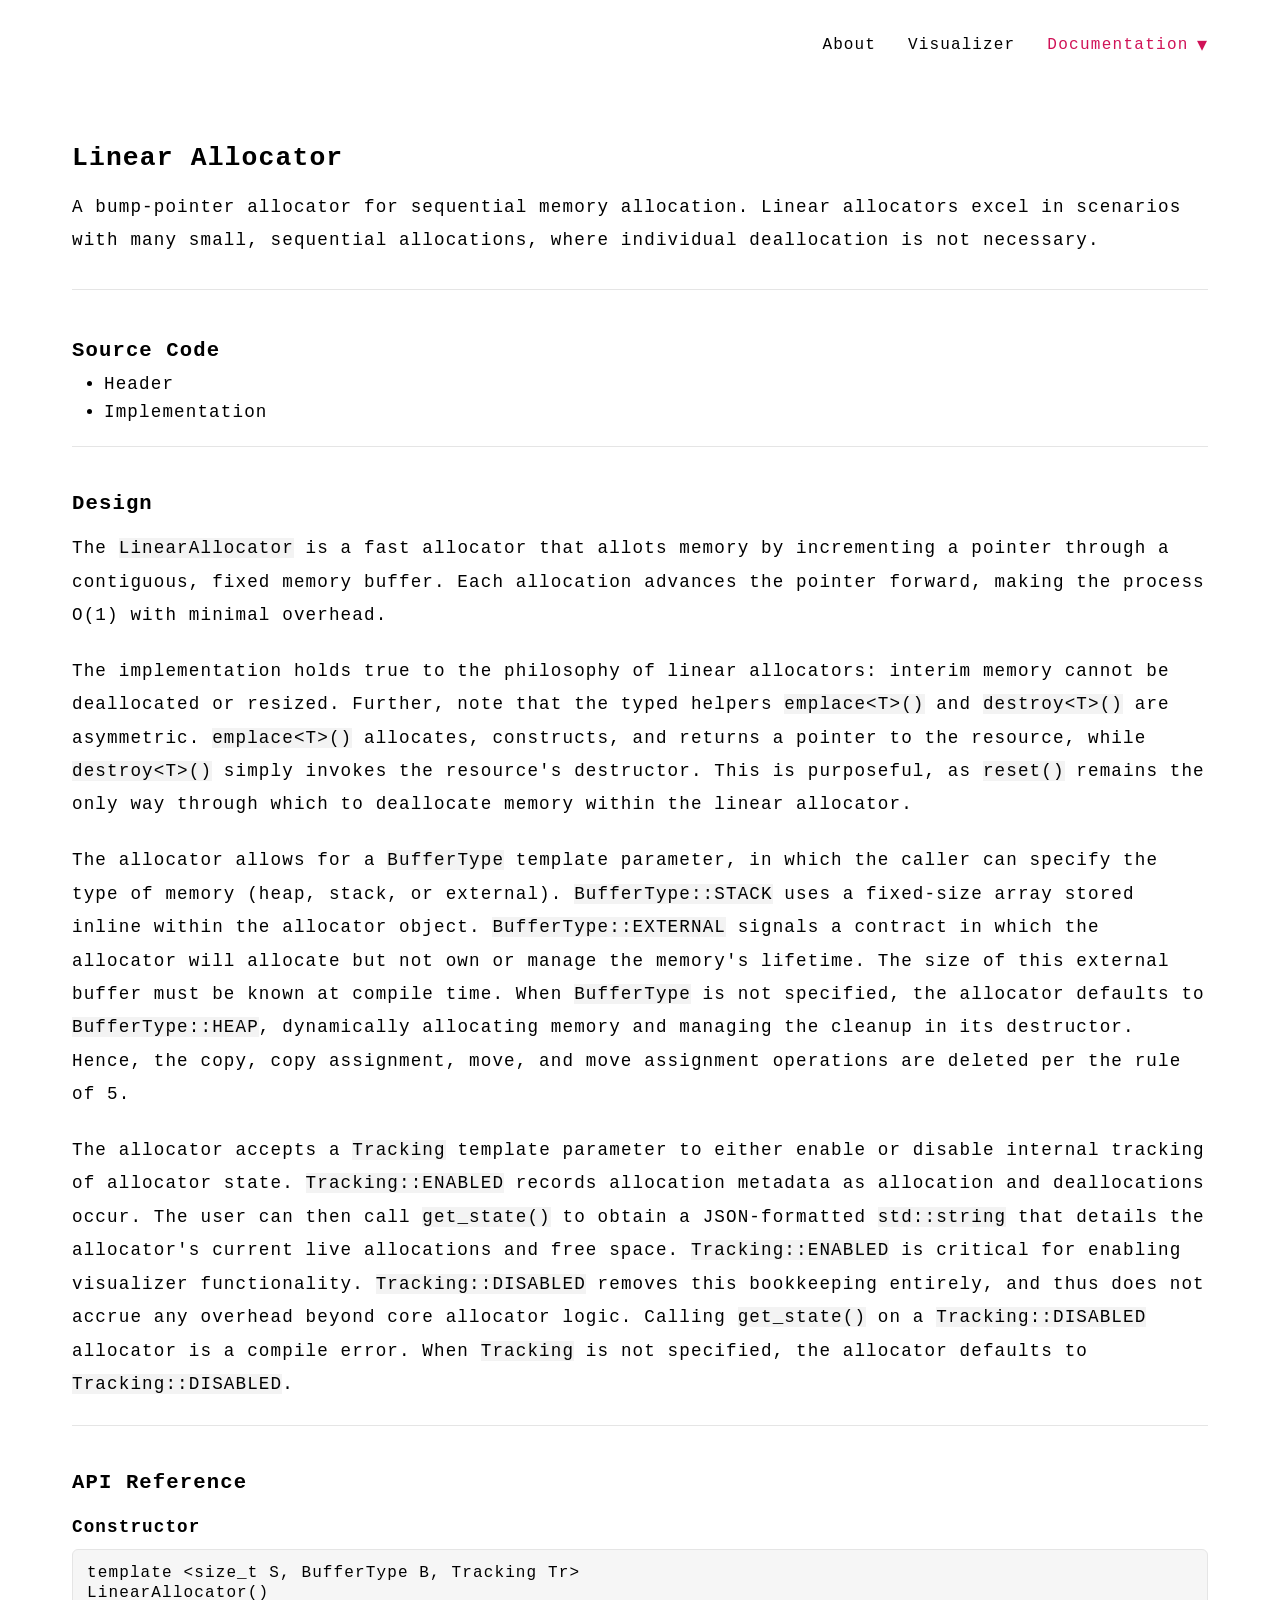
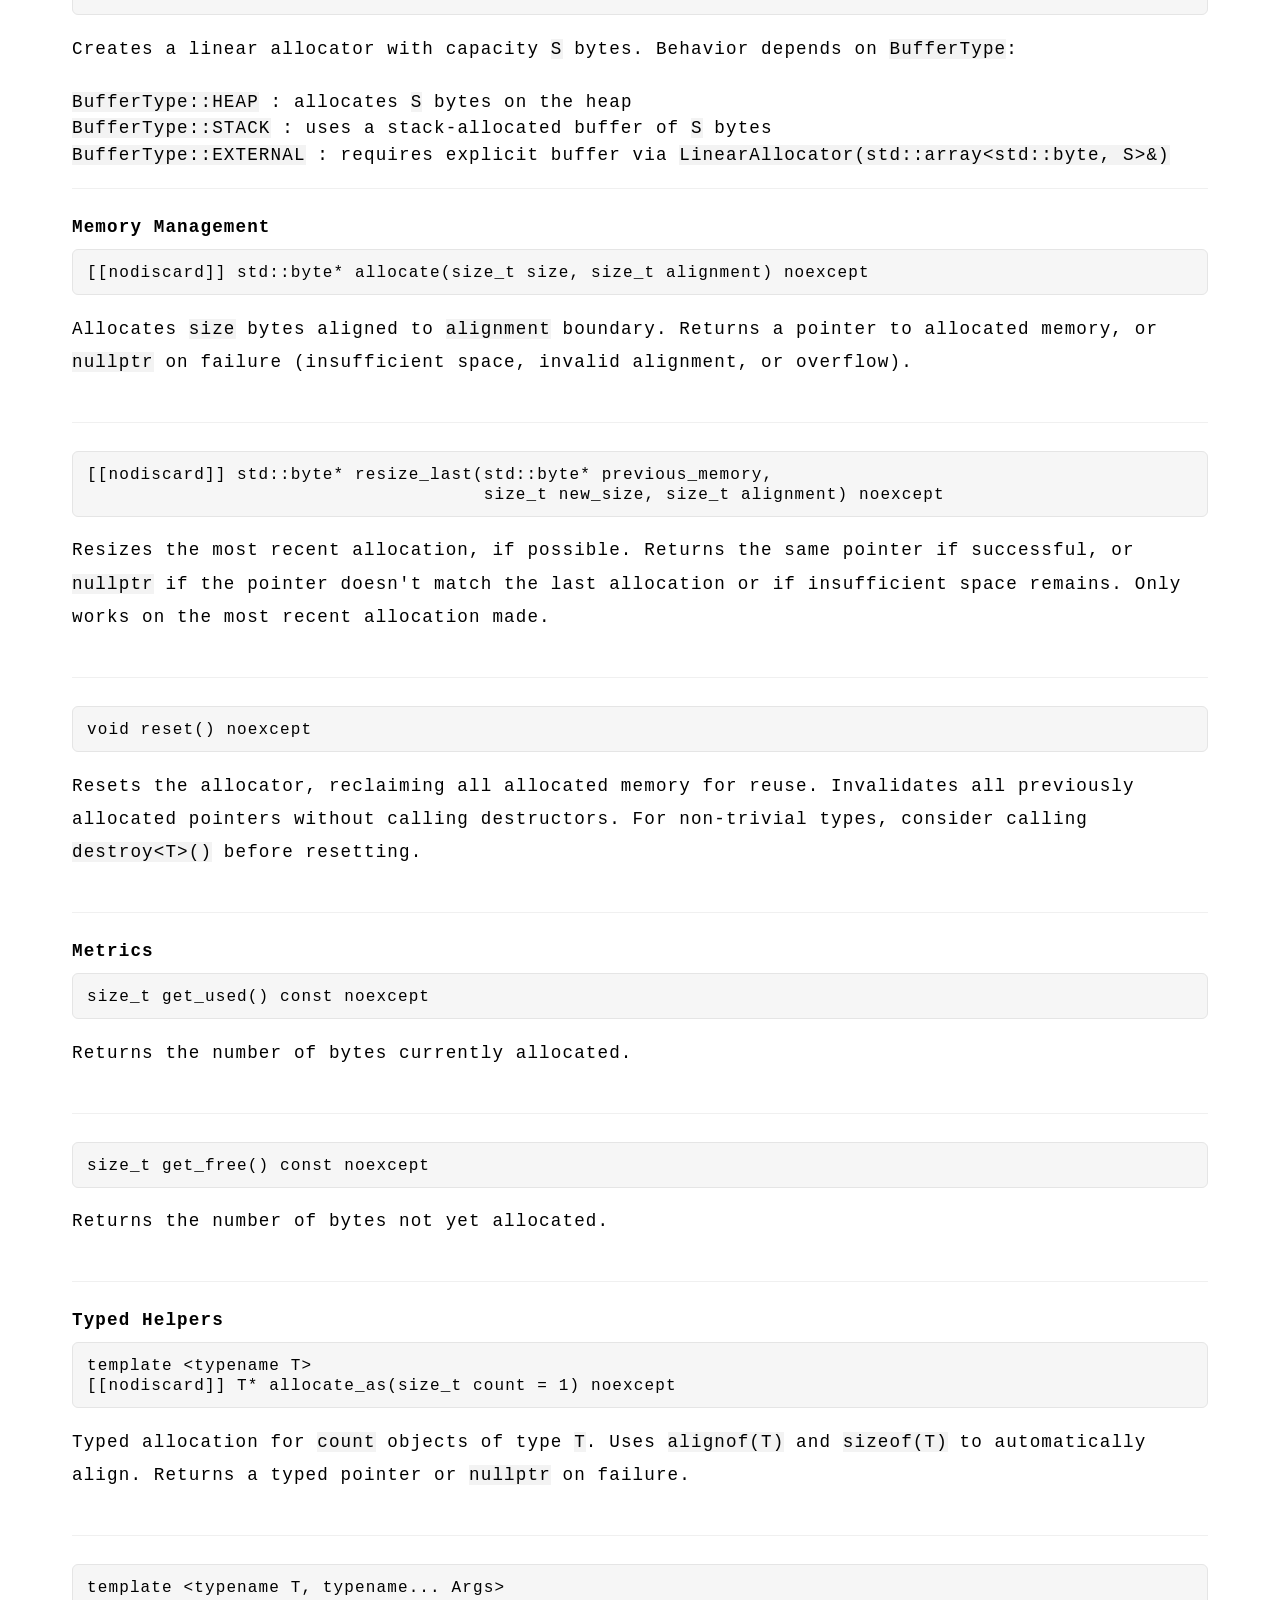
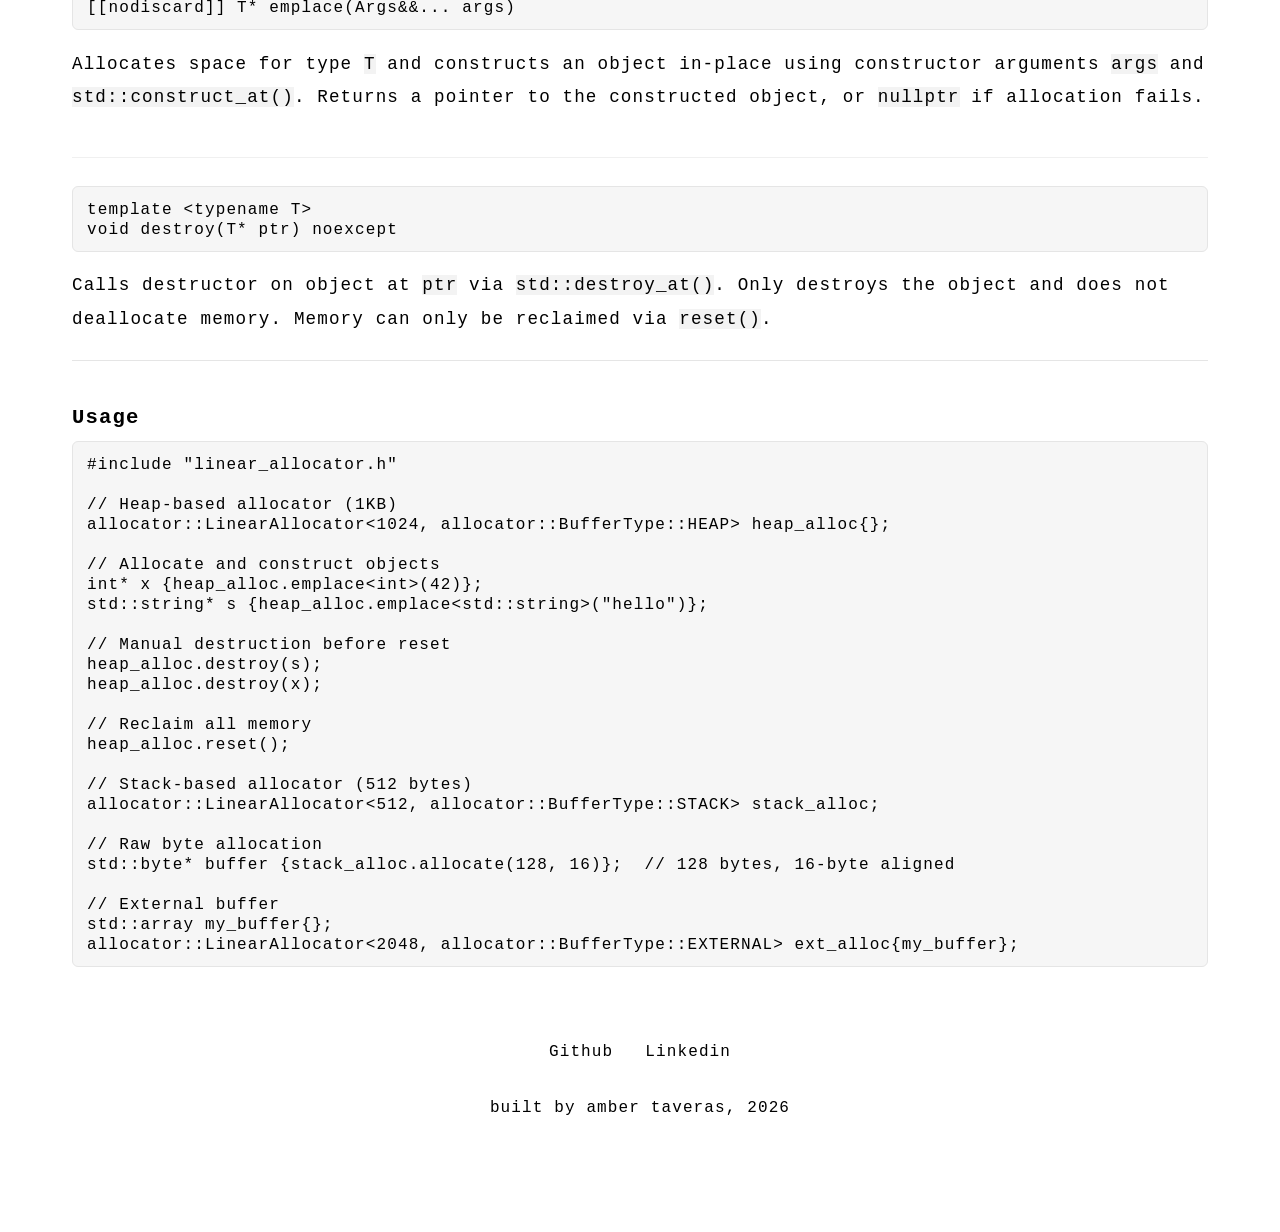
<file: docs/linear.html>
<!doctype html>
<html lang="en">
  <head>
    <meta charset="UTF-8" />
    <meta name="viewport" content="width=device-width, initial-scale=1.0" />
    <link rel="stylesheet" href="../styles.css" />
    <script src="../js/components.js" defer></script>
    <title>Memory Allocators | Linear Allocator</title>
  </head>
  <body>
    <site-nav></site-nav>
    <main>
      <header>
        <h2>Linear Allocator</h2>
        <p>
          A bump-pointer allocator for sequential memory allocation. Linear
          allocators excel in scenarios with many small, sequential allocations,
          where individual deallocation is not necessary.
        </p>
      </header>

      <section id="source">
        <h3>Source Code</h3>
        <ul class="docs-list">
          <li>
            <a
              target="_blank"
              href="https://github.com/ambertav/memory-allocators/blob/master/include/linear_allocator.h"
              >Header</a
            >
          </li>
          <li>
            <a
              target="_blank"
              href="https://github.com/ambertav/memory-allocators/blob/master/include/linear_allocator.inl"
              >Implementation</a
            >
          </li>
        </ul>
      </section>

      <section id="design">
        <h3>Design</h3>
        <p>
          The <code>LinearAllocator</code> is a fast allocator that allots
          memory by incrementing a pointer through a contiguous, fixed memory
          buffer. Each allocation advances the pointer forward, making the
          process O(1) with minimal overhead.
        </p>
        <p>
          The implementation holds true to the philosophy of linear allocators:
          interim memory cannot be deallocated or resized. Further, note that
          the typed helpers <code>emplace&lt;T&gt;()</code> and
          <code>destroy&lt;T&gt;()</code> are asymmetric.
          <code>emplace&lt;T&gt;()</code> allocates, constructs, and returns a
          pointer to the resource, while <code>destroy&lt;T&gt;()</code> simply
          invokes the resource's destructor. This is purposeful, as
          <code>reset()</code> remains the only way through which to deallocate
          memory within the linear allocator.
        </p>
        <p>
          The allocator allows for a <code>BufferType</code> template parameter,
          in which the caller can specify the type of memory (heap, stack, or
          external). <code>BufferType::STACK</code> uses a fixed-size array
          stored inline within the allocator object.
          <code>BufferType::EXTERNAL</code> signals a contract in which the
          allocator will allocate but not own or manage the memory's lifetime.
          The size of this external buffer must be known at compile time. When
          <code>BufferType</code> is not specified, the allocator defaults to
          <code>BufferType::HEAP</code>, dynamically allocating memory and
          managing the cleanup in its destructor. Hence, the copy, copy
          assignment, move, and move assignment operations are deleted per the
          rule of 5.
        </p>

        <p>
          The allocator accepts a <code>Tracking</code> template parameter to
          either enable or disable internal tracking of allocator state.
          <code>Tracking::ENABLED</code> records allocation metadata as
          allocation and deallocations occur. The user can then call
          <code>get_state()</code> to obtain a JSON-formatted
          <code>std::string</code> that details the allocator's current live
          allocations and free space. <code>Tracking::ENABLED</code> is critical
          for enabling visualizer functionality.
          <code>Tracking::DISABLED</code> removes this bookkeeping entirely, and
          thus does not accrue any overhead beyond core allocator logic. Calling
          <code>get_state()</code> on a
          <code>Tracking::DISABLED</code> allocator is a compile error. When
          <code>Tracking</code> is not specified, the allocator defaults to
          <code>Tracking::DISABLED</code>.
        </p>
      </section>

      <section id="api">
        <h3>API Reference</h3>
        <h4>Constructor</h4>
        <div class="method">
          <pre><code>template &lt;size_t S, BufferType B, Tracking Tr&gt;
LinearAllocator()</code></pre>
          <p>
            Creates a linear allocator with capacity <code>S</code> bytes.
            Behavior depends on <code>BufferType</code>:
          </p>
          <ul>
            <li>
              <code>BufferType::HEAP</code> : allocates <code>S</code> bytes on
              the heap
            </li>
            <li>
              <code>BufferType::STACK</code> : uses a stack-allocated buffer of
              <code>S</code> bytes
            </li>
            <li>
              <code>BufferType::EXTERNAL</code> : requires explicit buffer via
              <code>LinearAllocator(std::array&lt;std::byte, S&gt;&amp;)</code>
            </li>
          </ul>
        </div>

        <h4>Memory Management</h4>
        <div class="method">
          <pre><code>[[nodiscard]] std::byte* allocate(size_t size, size_t alignment) noexcept</code></pre>
          <p>
            Allocates <code>size</code> bytes aligned to
            <code>alignment</code> boundary. Returns a pointer to allocated
            memory, or <code>nullptr</code> on failure (insufficient space,
            invalid alignment, or overflow).
          </p>
        </div>
        <div class="method">
          <pre><code>[[nodiscard]] std::byte* resize_last(std::byte* previous_memory,
                                     size_t new_size, size_t alignment) noexcept</code></pre>
          <p>
            Resizes the most recent allocation, if possible. Returns the same
            pointer if successful, or <code>nullptr</code> if the pointer
            doesn't match the last allocation or if insufficient space remains.
            Only works on the most recent allocation made.
          </p>
        </div>
        <div class="method">
          <pre><code>void reset() noexcept</code></pre>
          <p>
            Resets the allocator, reclaiming all allocated memory for reuse.
            Invalidates all previously allocated pointers without calling
            destructors. For non-trivial types, consider calling
            <code>destroy&lt;T&gt;()</code> before resetting.
          </p>
        </div>

        <h4>Metrics</h4>
        <div class="method">
          <pre><code>size_t get_used() const noexcept</code></pre>
          <p>Returns the number of bytes currently allocated.</p>
        </div>
        <div class="method">
          <pre><code>size_t get_free() const noexcept</code></pre>
          <p>Returns the number of bytes not yet allocated.</p>
        </div>

        <h4>Typed Helpers</h4>
        <div class="method">
          <pre><code>template &lt;typename T&gt;
[[nodiscard]] T* allocate_as(size_t count = 1) noexcept</code></pre>
          <p>
            Typed allocation for <code>count</code> objects of type
            <code>T</code>. Uses <code>alignof(T)</code> and
            <code>sizeof(T)</code> to automatically align. Returns a typed
            pointer or <code>nullptr</code> on failure.
          </p>
        </div>
        <div class="method">
          <pre><code>template &lt;typename T, typename... Args&gt;
[[nodiscard]] T* emplace(Args&amp;&amp;... args)</code></pre>
          <p>
            Allocates space for type <code>T</code> and constructs an object
            in-place using constructor arguments <code>args</code> and
            <code>std::construct_at()</code>. Returns a pointer to the
            constructed object, or <code>nullptr</code> if allocation fails.
          </p>
        </div>
        <div class="method">
          <pre><code>template &lt;typename T&gt;
void destroy(T* ptr) noexcept</code></pre>
          <p>
            Calls destructor on object at <code>ptr</code> via
            <code>std::destroy_at()</code>. Only destroys the object and does
            not deallocate memory. Memory can only be reclaimed via
            <code>reset()</code>.
          </p>
        </div>
      </section>

      <section id="usage">
        <h3>Usage</h3>
        <pre><code>#include "linear_allocator.h"
 
// Heap-based allocator (1KB)
allocator::LinearAllocator&lt;1024, allocator::BufferType::HEAP&gt; heap_alloc{};
            
// Allocate and construct objects
int* x {heap_alloc.emplace&lt;int&gt;(42)};
std::string* s {heap_alloc.emplace&lt;std::string&gt;("hello")};
            
// Manual destruction before reset
heap_alloc.destroy(s);
heap_alloc.destroy(x);
            
// Reclaim all memory
heap_alloc.reset();
            
// Stack-based allocator (512 bytes)
allocator::LinearAllocator&lt;512, allocator::BufferType::STACK&gt; stack_alloc;
            
// Raw byte allocation
std::byte* buffer {stack_alloc.allocate(128, 16)};  // 128 bytes, 16-byte aligned
            
// External buffer
std::array my_buffer{};
allocator::LinearAllocator&lt;2048, allocator::BufferType::EXTERNAL&gt; ext_alloc{my_buffer};</code></pre>
      </section>
    </main>
    <site-footer></site-footer>
  </body>
</html>
</file>
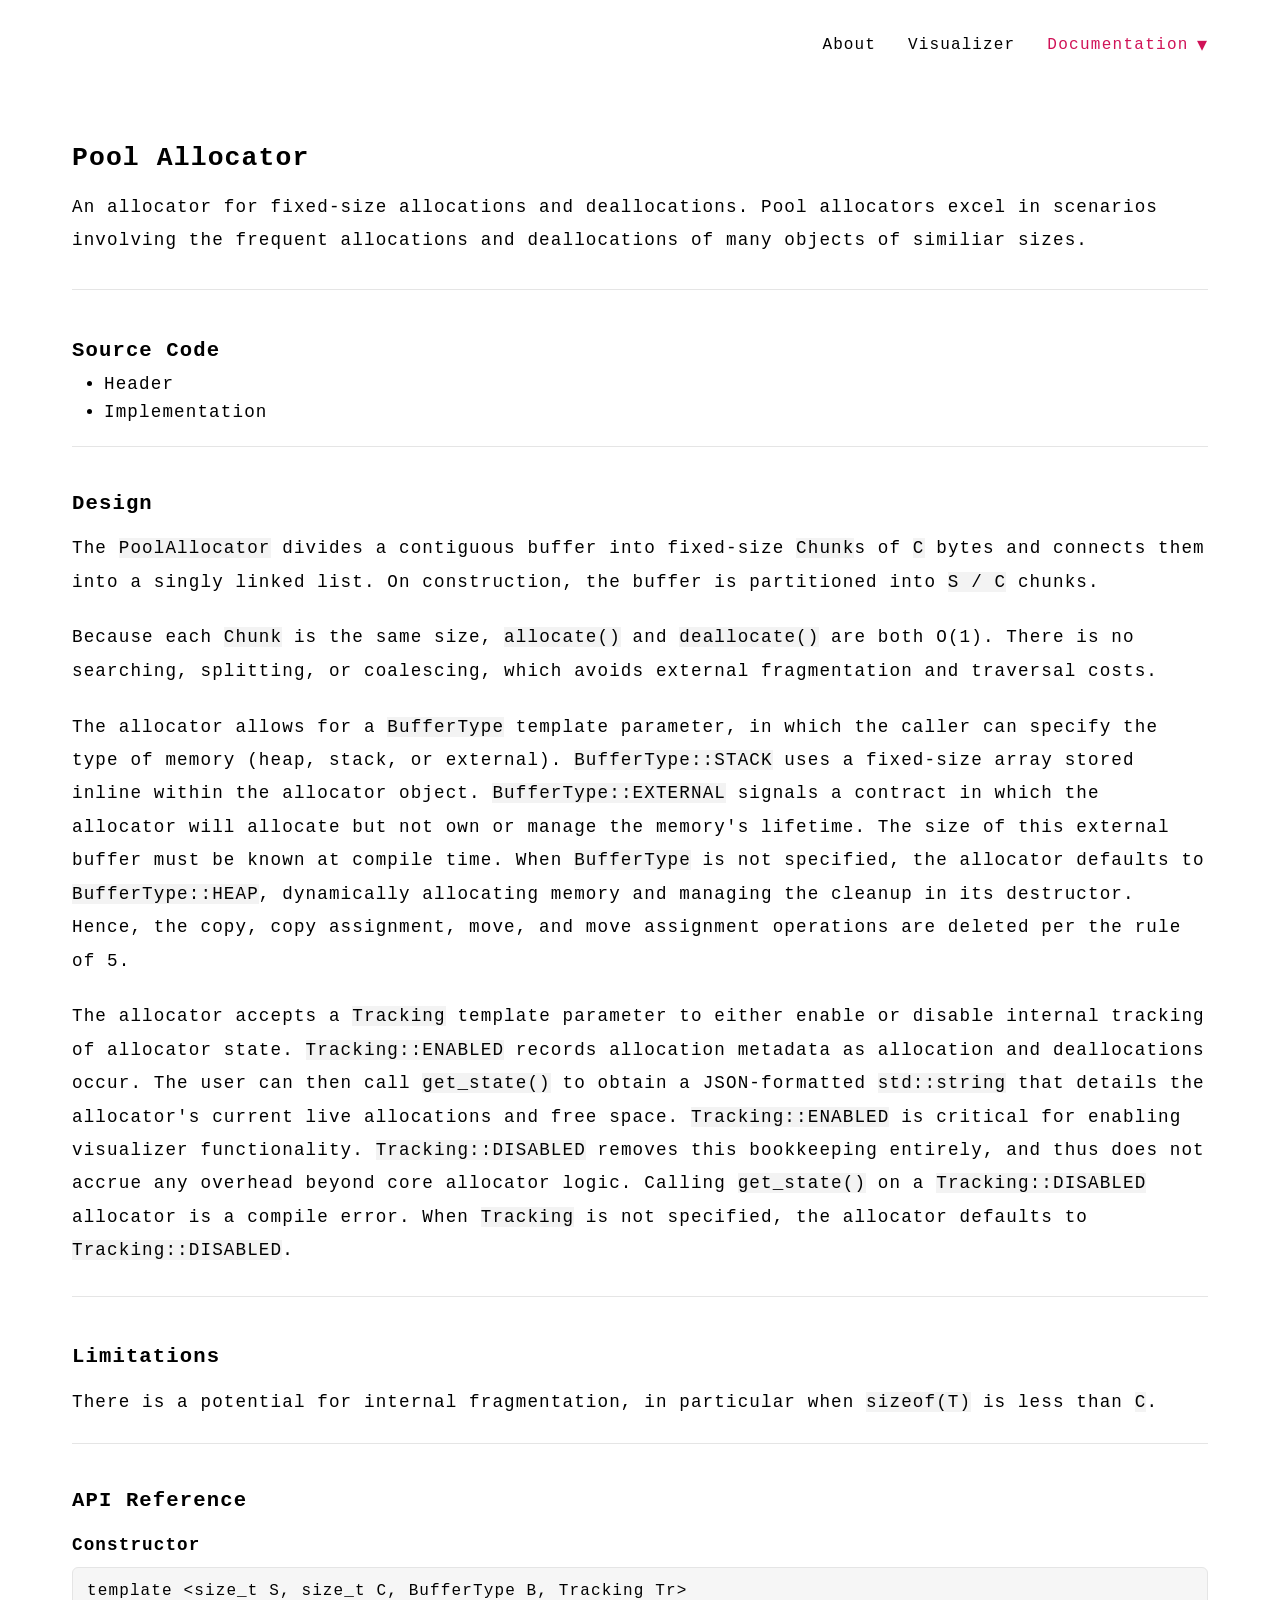
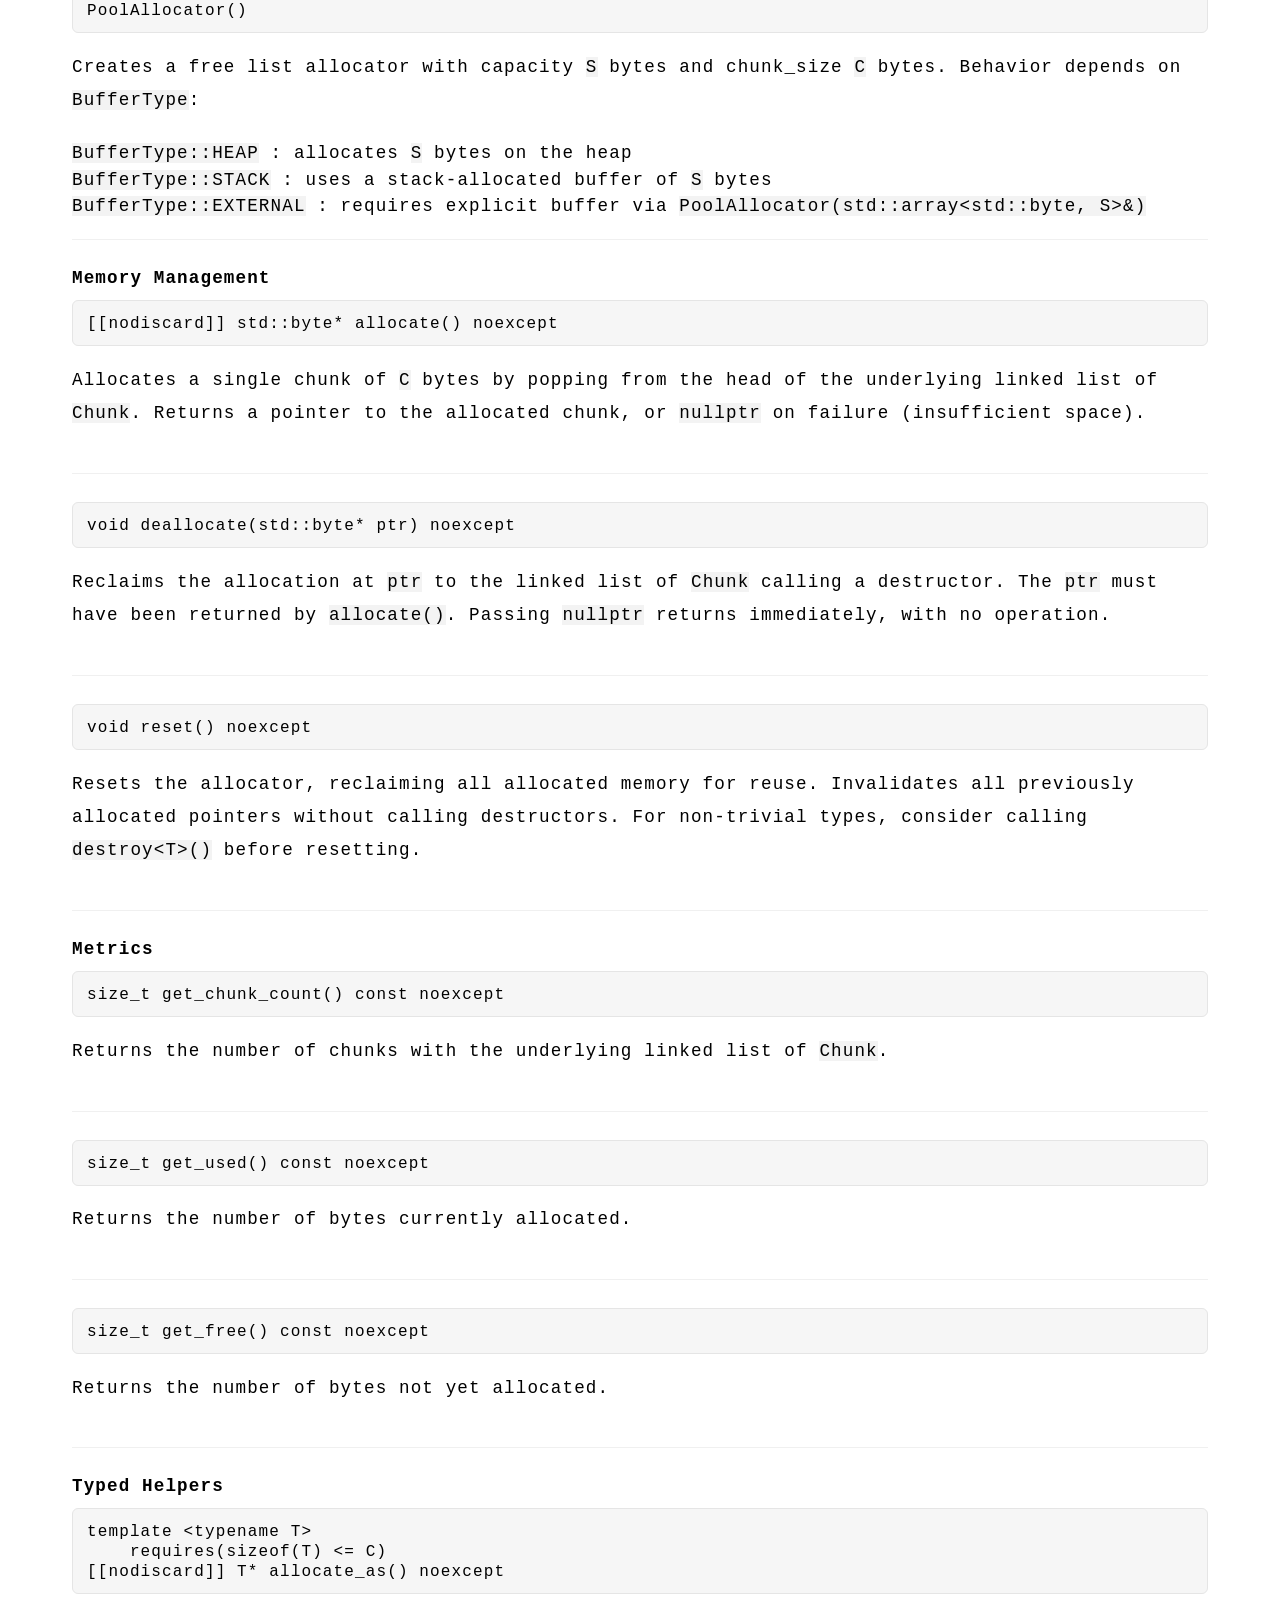
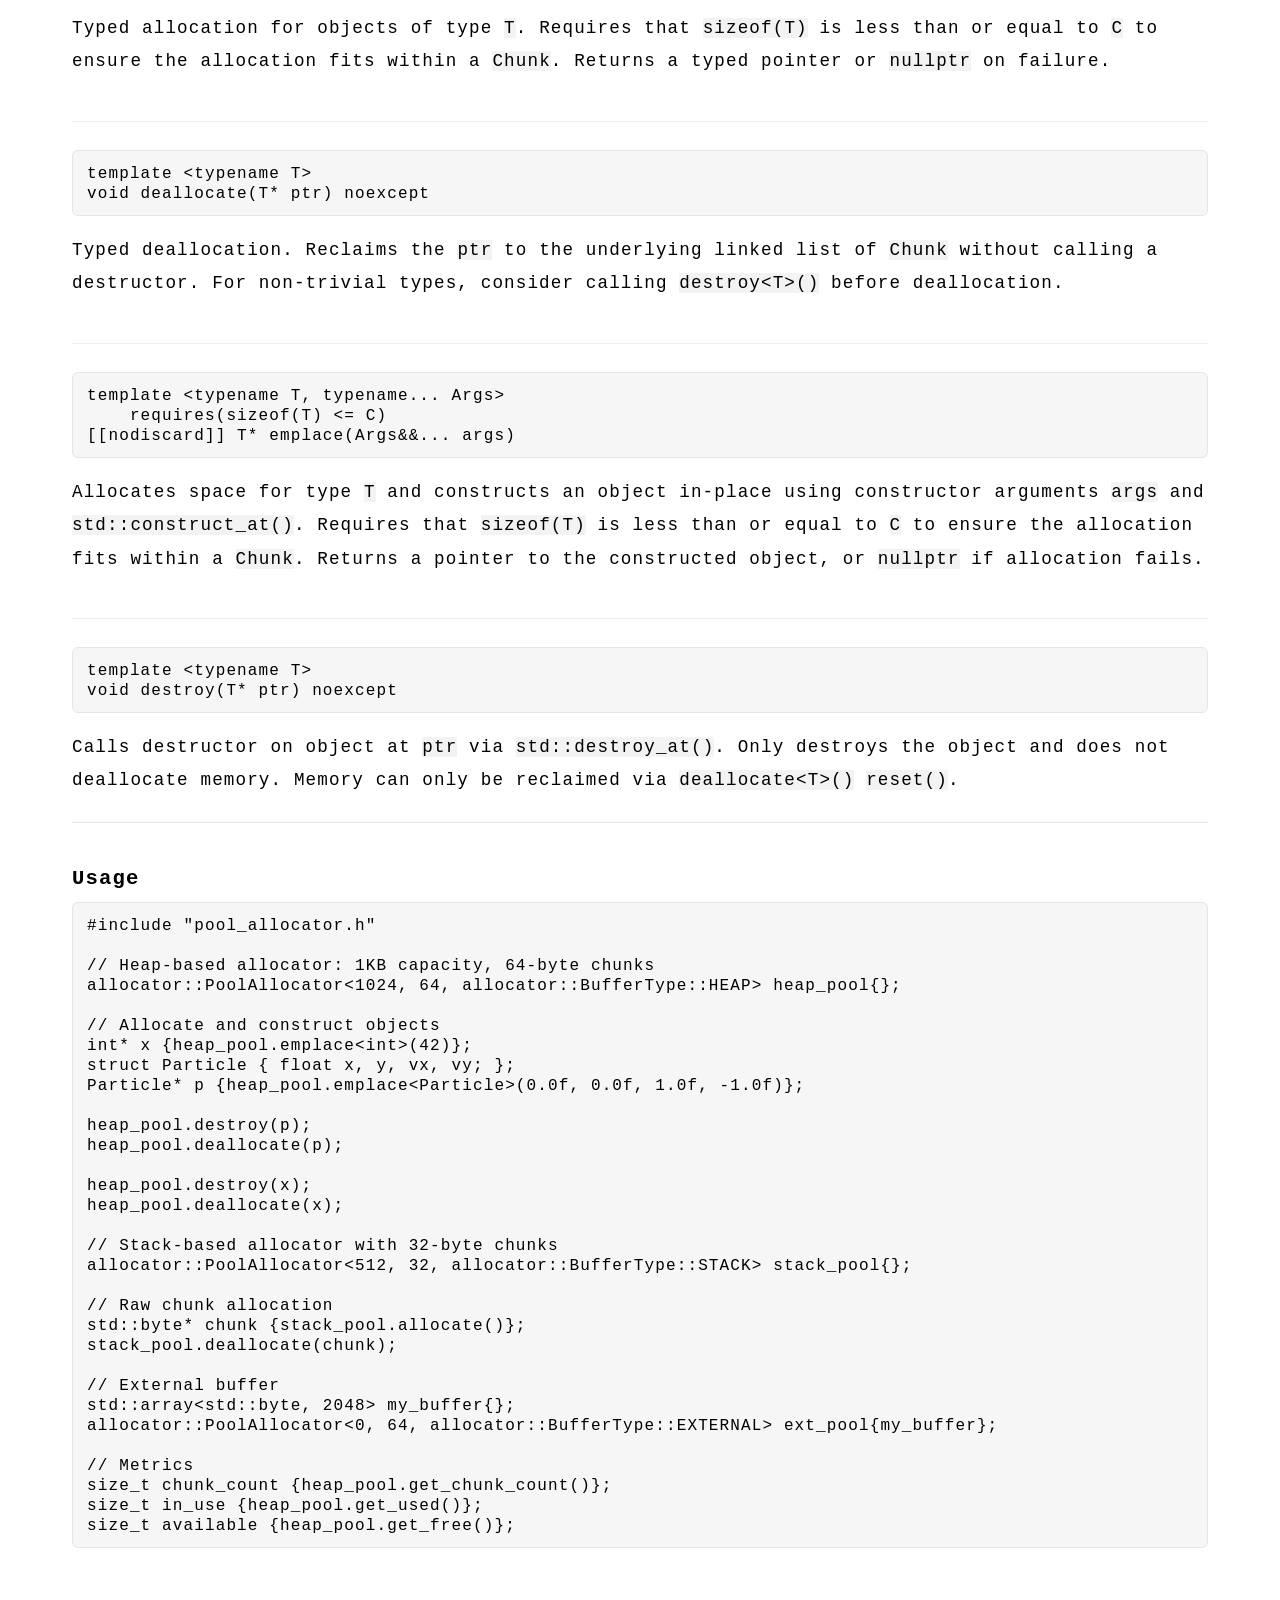
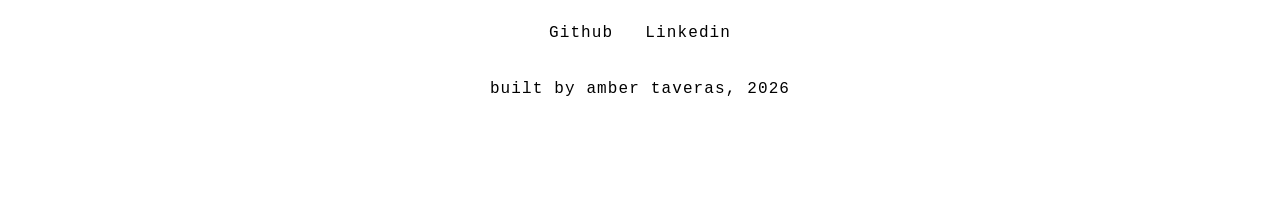
<file: docs/pool.html>
<!doctype html>
<html lang="en">
  <head>
    <meta charset="UTF-8" />
    <meta name="viewport" content="width=device-width, initial-scale=1.0" />
    <link rel="stylesheet" href="../styles.css" />
    <script src="../js/components.js" defer></script>
    <title>Memory Allocators | Pool Allocator</title>
  </head>
  <body>
    <site-nav></site-nav>
    <main>
      <header>
        <h2>Pool Allocator</h2>
        <p>
          An allocator for fixed-size allocations and deallocations. Pool
          allocators excel in scenarios involving the frequent allocations and
          deallocations of many objects of similiar sizes.
        </p>
      </header>

      <section id="source">
        <h3>Source Code</h3>
        <ul class="docs-list">
          <li>
            <a
              target="_blank"
              href="https://github.com/ambertav/memory-allocators/blob/master/include/pool_allocator.h"
              >Header</a
            >
          </li>
          <li>
            <a
              target="_blank"
              href="https://github.com/ambertav/memory-allocators/blob/master/include/pool_allocator.inl"
              >Implementation</a
            >
          </li>
        </ul>
      </section>

      <section id="design">
        <h3>Design</h3>

        <p>
          The <code>PoolAllocator</code> divides a contiguous buffer into
          fixed-size <code>Chunk</code>s of <code>C</code> bytes and connects
          them into a singly linked list. On construction, the buffer is
          partitioned into <code>S / C</code> chunks.
        </p>

        <p>
          Because each <code>Chunk</code> is the same size,
          <code>allocate()</code> and <code>deallocate()</code> are both O(1).
          There is no searching, splitting, or coalescing, which avoids external
          fragmentation and traversal costs.
        </p>

        <p>
          The allocator allows for a <code>BufferType</code> template parameter,
          in which the caller can specify the type of memory (heap, stack, or
          external). <code>BufferType::STACK</code> uses a fixed-size array
          stored inline within the allocator object.
          <code>BufferType::EXTERNAL</code> signals a contract in which the
          allocator will allocate but not own or manage the memory's lifetime.
          The size of this external buffer must be known at compile time. When
          <code>BufferType</code> is not specified, the allocator defaults to
          <code>BufferType::HEAP</code>, dynamically allocating memory and
          managing the cleanup in its destructor. Hence, the copy, copy
          assignment, move, and move assignment operations are deleted per the
          rule of 5.
        </p>

        <p>
          The allocator accepts a <code>Tracking</code> template parameter to
          either enable or disable internal tracking of allocator state.
          <code>Tracking::ENABLED</code> records allocation metadata as
          allocation and deallocations occur. The user can then call
          <code>get_state()</code> to obtain a JSON-formatted
          <code>std::string</code> that details the allocator's current live
          allocations and free space. <code>Tracking::ENABLED</code> is critical
          for enabling visualizer functionality.
          <code>Tracking::DISABLED</code> removes this bookkeeping entirely, and
          thus does not accrue any overhead beyond core allocator logic. Calling
          <code>get_state()</code> on a
          <code>Tracking::DISABLED</code> allocator is a compile error. When
          <code>Tracking</code> is not specified, the allocator defaults to
          <code>Tracking::DISABLED</code>.
        </p>
      </section>

      <section id="limitations">
        <h3>Limitations</h3>
        <p>
          There is a potential for internal fragmentation, in particular when
          <code>sizeof(T)</code> is less than <code>C</code>.
        </p>
      </section>

      <section id="api">
        <h3>API Reference</h3>
        <h4>Constructor</h4>
        <div class="method">
          <pre><code>template &lt;size_t S, size_t C, BufferType B, Tracking Tr&gt;
PoolAllocator()</code></pre>
          <p>
            Creates a free list allocator with capacity <code>S</code> bytes and
            chunk_size <code>C</code> bytes. Behavior depends on
            <code>BufferType</code>:
          </p>
          <ul>
            <li>
              <code>BufferType::HEAP</code> : allocates <code>S</code> bytes on
              the heap
            </li>
            <li>
              <code>BufferType::STACK</code> : uses a stack-allocated buffer of
              <code>S</code> bytes
            </li>
            <li>
              <code>BufferType::EXTERNAL</code> : requires explicit buffer via
              <code>PoolAllocator(std::array&lt;std::byte, S&gt;&amp;)</code>
            </li>
          </ul>
        </div>

        <h4>Memory Management</h4>
        <div class="method">
          <pre><code>[[nodiscard]] std::byte* allocate() noexcept</code></pre>
          <p>
            Allocates a single chunk of <code>C</code> bytes by popping from the
            head of the underlying linked list of <code>Chunk</code>. Returns a
            pointer to the allocated chunk, or <code>nullptr</code> on failure
            (insufficient space).
          </p>
        </div>
        <div class="method">
          <pre><code>void deallocate(std::byte* ptr) noexcept</code></pre>
          <p>
            Reclaims the allocation at <code>ptr</code> to the linked list of
            <code>Chunk</code> calling a destructor. The <code>ptr</code> must
            have been returned by <code>allocate()</code>. Passing
            <code>nullptr</code> returns immediately, with no operation.
          </p>
        </div>
        <div class="method">
          <pre><code>void reset() noexcept</code></pre>
          <p>
            Resets the allocator, reclaiming all allocated memory for reuse.
            Invalidates all previously allocated pointers without calling
            destructors. For non-trivial types, consider calling
            <code>destroy&lt;T&gt;()</code> before resetting.
          </p>
        </div>

        <h4>Metrics</h4>
        <div class="method">
          <pre><code>size_t get_chunk_count() const noexcept</code></pre>
          <p>
            Returns the number of chunks with the underlying linked list of
            <code>Chunk</code>.
          </p>
        </div>
        <div class="method">
          <pre><code>size_t get_used() const noexcept</code></pre>
          <p>Returns the number of bytes currently allocated.</p>
        </div>
        <div class="method">
          <pre><code>size_t get_free() const noexcept</code></pre>
          <p>Returns the number of bytes not yet allocated.</p>
        </div>

        <h4>Typed Helpers</h4>
        <div class="method">
          <pre><code>template &lt;typename T&gt;
    requires(sizeof(T) &lt;= C)
[[nodiscard]] T* allocate_as() noexcept</code></pre>
          <p>
            Typed allocation for objects of type
            <code>T</code>. Requires that <code>sizeof(T)</code> is less than or
            equal to <code>C</code> to ensure the allocation fits within a
            <code>Chunk</code>. Returns a typed pointer or
            <code>nullptr</code> on failure.
          </p>
        </div>
        <div class="method">
          <pre><code>template &lt;typename T&gt; 
void deallocate(T* ptr) noexcept</code></pre>
          <p>
            Typed deallocation. Reclaims the <code>ptr</code> to the underlying
            linked list of <code>Chunk</code> without calling a destructor. For
            non-trivial types, consider calling
            <code>destroy&lt;T&gt;()</code> before deallocation.
          </p>
        </div>
        <div class="method">
          <pre><code>template &lt;typename T, typename... Args&gt;
    requires(sizeof(T) &lt;= C)
[[nodiscard]] T* emplace(Args&amp;&amp;... args)</code></pre>
          <p>
            Allocates space for type <code>T</code> and constructs an object
            in-place using constructor arguments <code>args</code> and
            <code>std::construct_at()</code>. Requires that
            <code>sizeof(T)</code> is less than or equal to <code>C</code> to
            ensure the allocation fits within a <code>Chunk</code>. Returns a
            pointer to the constructed object, or <code>nullptr</code> if
            allocation fails.
          </p>
        </div>
        <div class="method">
          <pre><code>template &lt;typename T&gt;
void destroy(T* ptr) noexcept</code></pre>
          <p>
            Calls destructor on object at <code>ptr</code> via
            <code>std::destroy_at()</code>. Only destroys the object and does
            not deallocate memory. Memory can only be reclaimed via
            <code>deallocate&lt;T&gt;()</code> <code>reset()</code>.
          </p>
        </div>
      </section>

      <section id="usage">
        <h3>Usage</h3>
        <pre><code>#include "pool_allocator.h"

// Heap-based allocator: 1KB capacity, 64-byte chunks
allocator::PoolAllocator&lt;1024, 64, allocator::BufferType::HEAP&gt; heap_pool{};

// Allocate and construct objects
int* x {heap_pool.emplace&lt;int&gt;(42)};
struct Particle { float x, y, vx, vy; };
Particle* p {heap_pool.emplace&lt;Particle&gt;(0.0f, 0.0f, 1.0f, -1.0f)};

heap_pool.destroy(p);
heap_pool.deallocate(p);

heap_pool.destroy(x);
heap_pool.deallocate(x);

// Stack-based allocator with 32-byte chunks
allocator::PoolAllocator&lt;512, 32, allocator::BufferType::STACK&gt; stack_pool{};

// Raw chunk allocation
std::byte* chunk {stack_pool.allocate()};
stack_pool.deallocate(chunk);

// External buffer
std::array&lt;std::byte, 2048&gt; my_buffer{};
allocator::PoolAllocator&lt;0, 64, allocator::BufferType::EXTERNAL&gt; ext_pool{my_buffer};

// Metrics
size_t chunk_count {heap_pool.get_chunk_count()};
size_t in_use {heap_pool.get_used()};
size_t available {heap_pool.get_free()};</code></pre>
      </section>
    </main>
    <site-footer></site-footer>
  </body>
</html>
</file>
<file: styles.css>
:root {
    --color-accent: #FFCEE4;
    --color-primary: #B25A66;
    --color-secondary: #7F1F3A;
    --color-tertiary: #D01257;
    --color-grey: #f6f6f6;
    --max-width: 1200px;
    --spacing: 2rem;
}

* {
    box-sizing: border-box;
}

/* GLOBAL TAG STYLES */
body {
    font-family: "Kode Mono", monospace;
    letter-spacing: 0.07em;
    margin: 0;
    padding: 0;
    min-height: 100vh;
    display: flex;
    flex-direction: column;
    font-weight: normal;
}

nav,
main,
footer {
    padding: var(--spacing);
    max-width: var(--max-width);
    width: 100%;
    margin: 0 auto;
    box-sizing: border-box;
}

a {
    color: black;
    text-decoration: none;
    transition: color 0.3s ease;
}

a:hover {
    color: var(--color-tertiary);
}

ul {
    list-style: none;
    margin: 0;
    padding: 0;
    display: flex;
}

nav ul {
    display: flex;
    gap: 2rem;
    align-items: center;
    justify-content: flex-end;
}

nav li {
    margin: 0;
}

.active,
.selected {
    color: var(--color-primary);
}

main {
    flex: 1;
    font-size: 1.1rem;
}

h1,
h2,
h3,
h4,
h5,
h6 {
    font-weight: normal;
}

header {
    margin-bottom: 2rem;
}

h2 {
    font-weight: 800;
    margin-bottom: 0.5rem;
}

h3 {
    font-weight: 700;
    margin-bottom: 0.75rem;
}

h4 {
    font-weight: 600;
    margin-bottom: 0.75rem;
}

p {
    line-height: 1.9;
    margin-bottom: 1.4rem;
}

code {
    font-size: 1.1rem;
    font-weight: 500;
    background: #f3f3f3;
}

pre {
    background: var(--color-grey);
    border: 1px solid #e5e5e5;
    border-radius: 6px;
    padding: 12px 14px;
    margin: 0.5rem 0 0.75rem;
    overflow-x: auto;
}

pre code {
    background: none;
    padding: 0;
    font-size: 1rem;
}

section {
    padding-top: 1.75rem;
    border-top: 1px solid #e5e5e5;
    margin-top: 1.75rem;
}

.allocator-selection {
    display: flex;
    justify-content: flex-start;
    gap: 1rem;
    margin-bottom: 1.2rem;
}

.toggle {
    font-family: inherit;
    background: var(--color-grey);
    padding: 0.8rem 1.5rem;
    font-size: 1.1rem;
    border: none;
    letter-spacing: 0.07em;
    cursor: pointer;
    border-radius: 0.5rem;
}

#allocator {
    display: none;
}

#allocator.view {
    width: 100%;
    height: 60px;
    display: flex;
    align-items: center;
    position: relative;
    border: 2px solid black;
    border-radius: 2px;
}

.block {
    position: absolute;
    height: 100%;
    display: flex;
    justify-content: center;
    align-items: center;
}

.block.header {
    background: #84cc16;
}

.block.used {
    background: var(--color-secondary);
    color: var(--color-accent);
    border-left: 1.5px solid var(--color-primary);
    border-right: 1.5px solid var(--color-primary);
}

.block.free {
    background: #e0e0e0;
    border-left: 1.5px solid var(--color-primary);
    border-right: 1.5px solid var(--color-primary);
}

.block:first-child {
    border-left: none;
}

.block:last-child {
    border-right: none;
}

#legend {
    display: none;
    justify-content: center;
    gap: 1.5rem;
    margin-top: 0.5rem;
    font-size: 0.75rem;
}

#legend.view {
    display: flex;
}

.legend-item {
    display: flex;
    align-items: center;
    gap: 0.25rem;
}

.legend-swatch {
    position: relative;
    width: 0.75rem;
    height: 0.75rem;
    border-radius: 0.125rem;
    flex-shrink: 0;
}

.block.legend-swatch {
    border: none;
}

#note {
    display: none;
}

#note.view, #error.view {
    display: block;
    align-self: center;
    justify-self: center;
    padding-top: 2rem;
    font-size: 0.7rem;
}

#error {
    display: none;
}

#error.view {
    color: var(--color-secondary);
    font-weight: 700;
    font-size: 0.8rem;
}

.metrics ul {
    display: flex;
    flex-direction: column;
    gap: 0.2rem;
    font-size: 0.9rem;
}

.controls {
    display: flex;
    flex-direction: column;
    gap: 0.5rem;
    padding: 0.75rem;
}

.control-row {
    display: flex;
    align-items: center;
    gap: 0.4rem;
    font-size: 1rem;
}

.controls select,
.controls input[type="number"] {
    padding: 0.25rem 0.5rem;
    background: #fff;
    border: 1px solid black;
    border-radius: 0.25rem;
    cursor: pointer;
    font-size: inherit;
    font-family: inherit;
}

.controls select:focus,
.controls input[type="number"]:focus {
    outline: none;
    border-color: var(--color-primary);
}

.controls select:disabled {
    opacity: 0.4;
    cursor: not-allowed;
}

.controls button {
    padding: 4px 10px;
    background: var(--color-primary);
    border: 1px solid var(--color-secondary);
    border-radius: 4px;
    color: #fff;
    cursor: pointer;
    white-space: nowrap;
    font-size: inherit;
    font-family: inherit;
}

.controls button:hover {
    background: var(--color-secondary);
    border-color: var(--color-secondary);
}

.controls button:active {
    background: var(--color-tertiary);
    border-color: var(--color-tertiary);
}

.method {
    padding-bottom: 1.25rem;
    margin-bottom: 1.75rem;
    border-bottom: 1px solid #f0f0f0;
}

.method ul {
    display: block;
}

.method li {
    line-height: 1.5;
}

.method:last-child {
    border-bottom: none;
    margin-bottom: 0;
    padding-bottom: 0;
}

#design,
#api,
#usage,
#dependencies,
#future {
    padding-top: 1.5rem;
    border-top: 1px solid #e5e5e5;
    margin-top: 1.5rem;
}

.docs-list {
    display: flex;
    flex-direction: column;
    gap: 0.5rem;
    padding-inline-start: 2rem;
    list-style-type: disc;
}

footer {
    margin-top: auto;
    display: flex;
    flex-direction: column;
    align-items: center;
    justify-content: center;
}

footer ul {
    gap: 2rem;
    align-items: center;
    justify-content: flex-end;
}

footer li {
    margin: 0;
}

#copyright {
    font-size: clamp(0.8rem, 2vw, 1rem);
    padding: 1rem 0;
}

/* navigation dropdown */
.dropdown {
    position: relative;
}

.dropdown-trigger {
    background: none;
    border: none;
    font-family: inherit;
    letter-spacing: 0.08em;
    font-size: 1rem;
    cursor: pointer;
    padding: 0;
    display: flex;
    align-items: center;
    gap: 0.5rem;
    transition: color 0.2s ease;
}

.dropdown-trigger:hover,
.dropdown-trigger.active {
    color: var(--color-tertiary);
}

.dropdown-trigger span {
    display: inline-block;
    transition: transform 0.2s ease;
    font-size: 1.25rem;
}

.dropdown.open .dropdown-trigger span {
    transform: rotate(180deg);
}

.dropdown-menu {
    display: none;
    position: absolute;
    top: calc(100% + 0.75rem);
    right: 0;
    min-width: 160px;
    z-index: 100;
    padding: 0.25rem 0;
    font-size: 1rem;
}

.dropdown-menu li {
    width: 100%;
}

.dropdown-menu a {
    display: block;
    padding: 0.5rem 0.5rem;
    white-space: nowrap;
    transition: color 0.2s ease, background 0.2s ease;
}

.dropdown-menu a:hover {
    color: var(--color-tertiary);
    background: var(--color-accent);
}

.dropdown-menu {
    display: none;
}

.dropdown-menu.open {
    display: flex;
    flex-direction: column;
    gap: 0.5rem;
    text-align: right;
}
</file>
